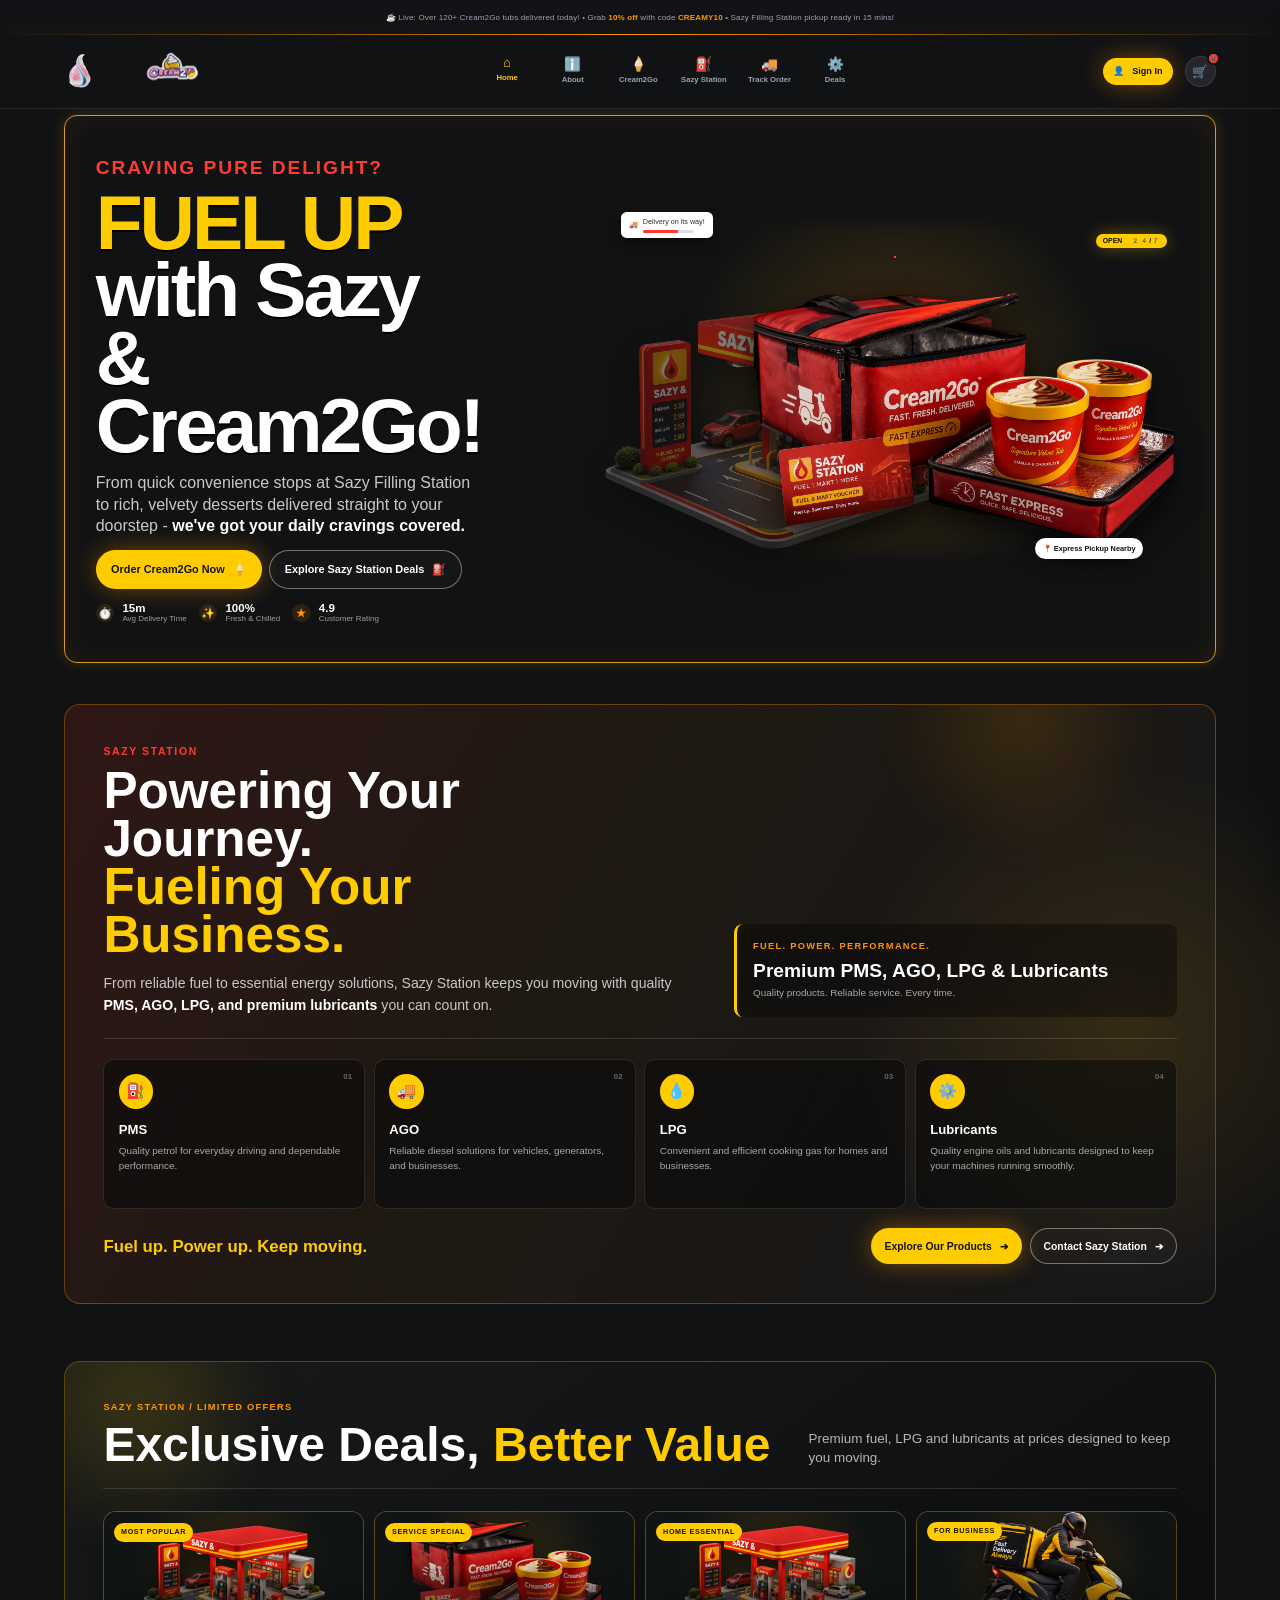
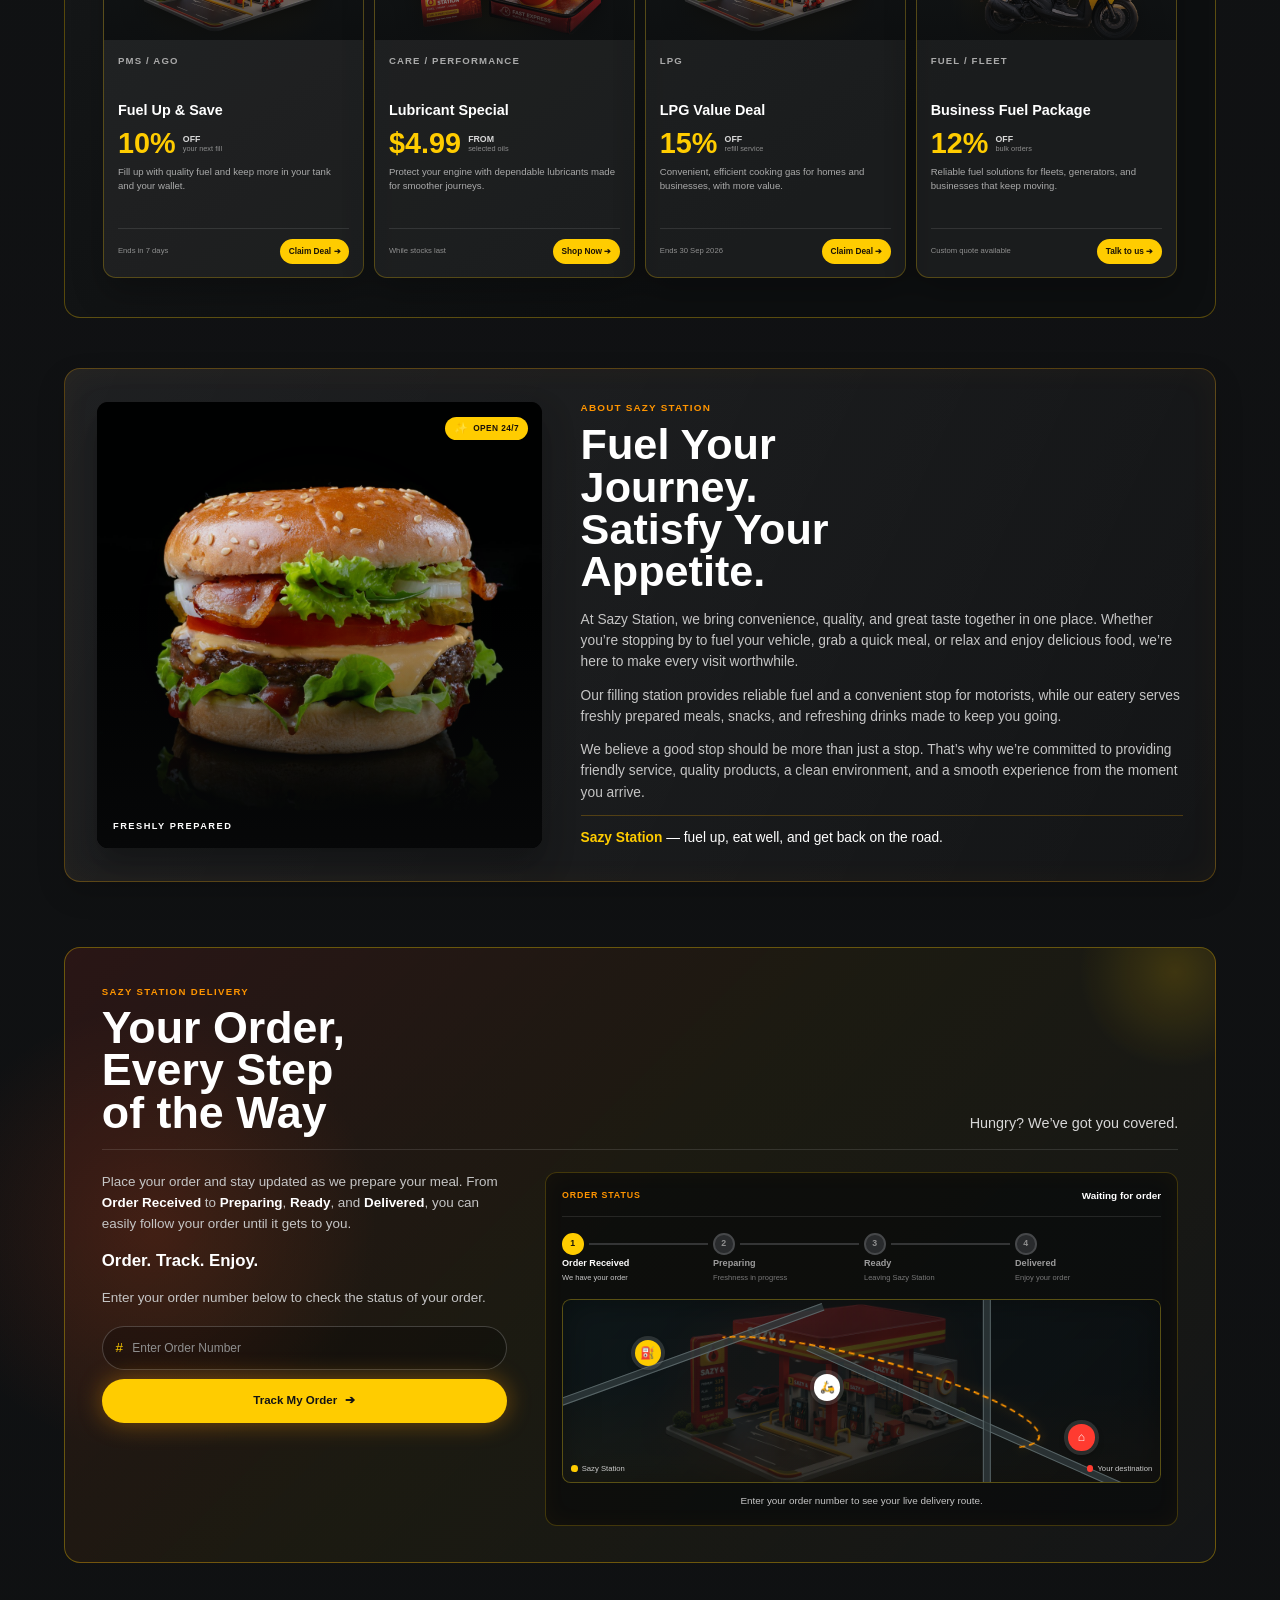
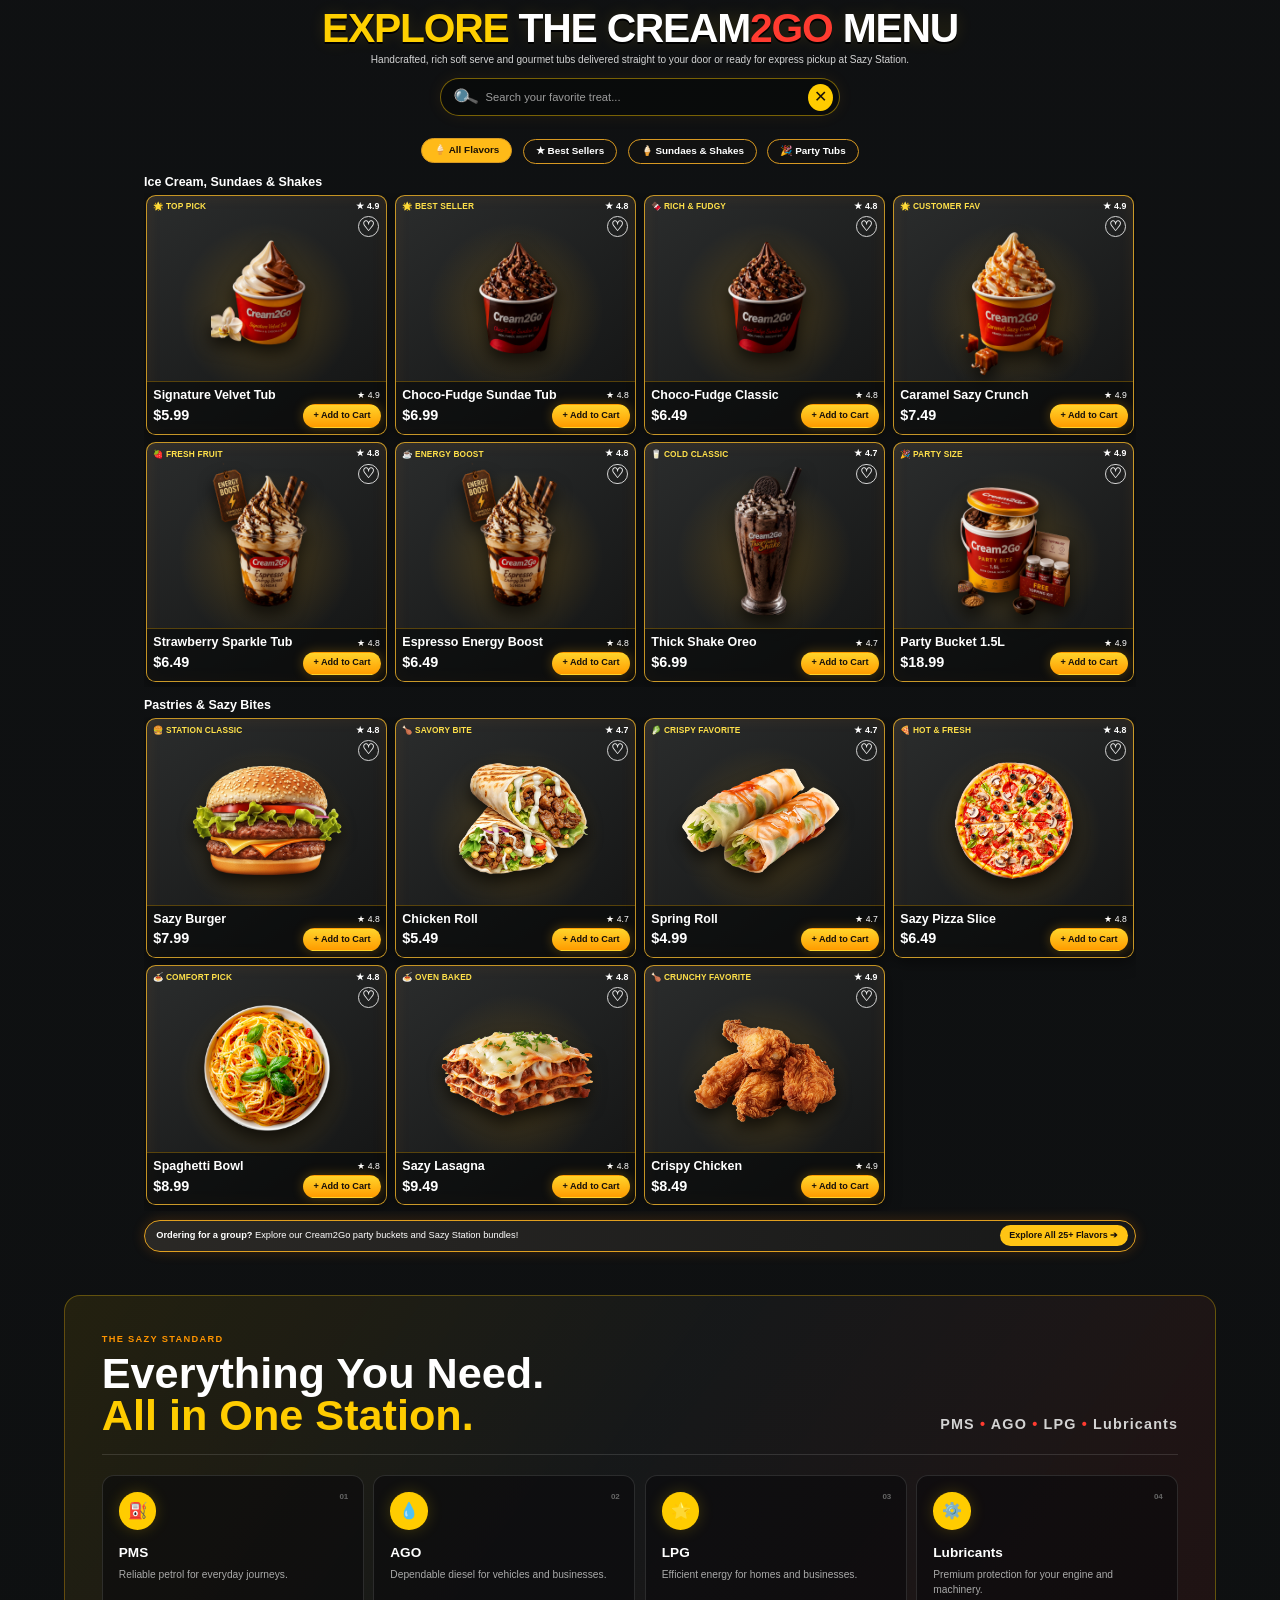
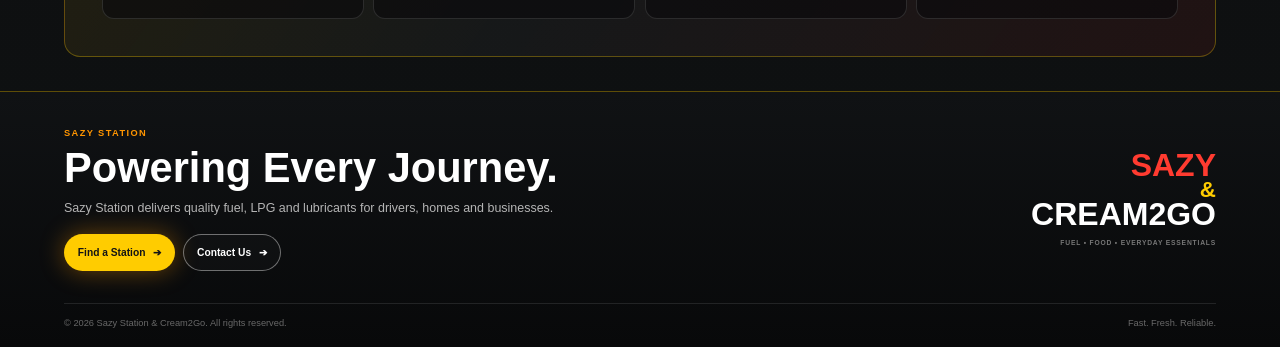
<file: index.html>
﻿<!doctype html>
<html lang="en">
<head>
	<meta charset="UTF-8">
	<meta name="viewport" content="width=device-width, initial-scale=1">
	<meta name="description" content="Fast, fresh Cream2Go desserts and Sazy Station convenience, delivered with delight.">
	<title>Cream2Go | Fuel Up With Delight</title>
	<link rel="stylesheet" href="CSS/style.css">
	<script src="Javascript/main.js" defer></script>
</head>
<body>
	<a class="skip-link" href="#main-content">Skip to content</a>
	<div class="app-shell">
		<div class="top-ticker" role="status" aria-label="Today's delivery announcement">
			<p><span aria-hidden="true">GÜí</span> Live: Over 120+ Cream2Go tubs delivered today! <span aria-hidden="true">GÇó</span> Grab <strong>10% off</strong> with code <strong>CREAMY10</strong> <span aria-hidden="true">GÇó</span> Sazy Filling Station pickup ready in 15 mins!</p>
		</div>
		<header class="navbar">
			<div class="container navbar__inner">
				<a class="brand" href="./index.html" aria-label="Sazy and Cream2Go home">
					<img class="brand__sazy-logo" src="assets/BG_Removed_20260923_102336.png" alt="Sazy">
					<span class="brand__amp" aria-hidden="true"></span>
					<img class="brand__cream-logo" src="assets/BG_Removed_20260923_102618.png" alt="Cream2Go">
				</a>

				<button class="navbar__toggle" type="button" aria-controls="primary-navigation" aria-expanded="false" data-menu-toggle>
					<span class="sr-only">Toggle menu</span><span aria-hidden="true">Gÿ¦</span>
				</button>

				<nav id="primary-navigation" class="navbar__nav" aria-label="Primary navigation">
					<ul class="navbar__links">
						<li><a class="navbar__link is-active" href="#home" aria-current="page"><span aria-hidden="true">Gîé</span><span>Home</span></a></li>
						<li><a class="navbar__link" href="#about"><span aria-hidden="true">Gôÿ</span><span>About</span></a></li>
						<li><a class="navbar__link" href="#menu"><span aria-hidden="true">=ƒìª</span><span>Cream2Go</span></a></li>
						<li><a class="navbar__link" href="#station"><span aria-hidden="true">G¢+</span><span>Sazy Station</span></a></li>
						<li><a class="navbar__link" href="#track"><span aria-hidden="true">=ƒÜÜ</span><span>Track Order</span></a></li>
						<li><a class="navbar__link" href="#deals"><span aria-hidden="true">=ƒÅ+</span><span>Deals</span></a></li>
					</ul>
				</nav>

				<div class="navbar__actions">
					<button class="button button--signin" type="button" data-action="signin"><span aria-hidden="true">=ƒæñ</span> Sign In</button>
					<button class="icon-button cart-button" type="button" aria-label="Open cart, 0 items" data-action="cart"><span aria-hidden="true">=ƒ¢Æ</span><span class="cart-button__badge" data-cart-count>0</span></button>
				</div>
			</div>
		</header>

		<main id="main-content" class="main-content">
			<section id="home" class="station-hero container" aria-labelledby="hero-title">
				<div class="station-hero__content">
					<p class="station-hero__eyebrow">CRAVING PURE DELIGHT?</p>
					<h1 id="hero-title" class="station-hero__title"><span class="station-hero__accent">FUEL UP</span> <span>with Sazy &amp; Cream2Go!</span></h1>
					<p class="station-hero__description">From quick convenience stops at Sazy Filling Station to rich, velvety desserts delivered straight to your doorstep - <strong>we've got your daily cravings covered.</strong></p>
					<div class="station-hero__actions">
						<button class="button button--primary button--pill" type="button" data-action="order">Order Cream2Go Now <span aria-hidden="true">=ƒìª</span></button>
						<a class="button button--outline button--pill" href="#station">Explore Sazy Station Deals <span aria-hidden="true">G¢+</span></a>
					</div>
					<div class="station-hero__metrics" aria-label="Cream2Go service metrics">
						<div class="station-metric"><span aria-hidden="true">GÅ¦</span><strong>15m</strong><small>Avg Delivery Time</small></div>
						<div class="station-metric"><span aria-hidden="true">G¥ä</span><strong>100%</strong><small>Fresh &amp; Chilled</small></div>
						<div class="station-metric"><span aria-hidden="true">Gÿà</span><strong>4.9</strong><small>Customer Rating</small></div>
					</div>
				</div>
				<div class="station-hero__visual" aria-label="Sazy Filling Station illustration">
					<div class="station-hero__halo" aria-hidden="true"></div>
					<img class="station-hero__station-image" src="assets/BG_Removed_20260923_092543.png" alt="Sazy Filling Station with fuel pumps, cars, store, and delivery scooter">
					<img class="station-hero__product-image" src="assets/BG_Removed_20260922_164307.png" alt="Cream2Go delivery bag, ice cream tubs, and Sazy Station voucher">
					<div class="station-hero__delivery"><span aria-hidden="true">=ƒ¢¦</span><span>Delivery on its way!<i><b></b></i></span></div>
					<span class="station-hero__badge">OPEN 24/7</span>
					<div class="station-hero__pickup"><span aria-hidden="true">=ƒôì</span> Express Pickup Nearby</div>
				</div>
			</section>


			<section id="station" class="fuel-section container" aria-labelledby="fuel-title">
				<div class="fuel-section__hero">
					<div>
						<p class="fuel-section__eyebrow">SAZY STATION</p>
						<h2 id="fuel-title">Powering Your Journey.<br><span>Fueling Your Business.</span></h2>
						<p class="fuel-section__summary">From reliable fuel to essential energy solutions, Sazy Station keeps you moving with quality <strong>PMS, AGO, LPG, and premium lubricants</strong> you can count on.</p>
					</div>
					<div class="fuel-section__short-hero"><span class="fuel-section__short-label">FUEL. POWER. PERFORMANCE.</span><strong>Premium PMS, AGO, LPG &amp; Lubricants</strong><small>Quality products. Reliable service. Every time.</small></div>
				</div>
				<div class="fuel-section__products" aria-label="Sazy Station energy products">
					<article class="fuel-card"><span class="fuel-card__number">01</span><span class="fuel-card__icon" aria-hidden="true">G¢+</span><h3>PMS</h3><p>Quality petrol for everyday driving and dependable performance.</p></article>
					<article class="fuel-card"><span class="fuel-card__number">02</span><span class="fuel-card__icon" aria-hidden="true">Gûú</span><h3>AGO</h3><p>Reliable diesel solutions for vehicles, generators, and businesses.</p></article>
					<article class="fuel-card"><span class="fuel-card__number">03</span><span class="fuel-card__icon" aria-hidden="true">Gùë</span><h3>LPG</h3><p>Convenient and efficient cooking gas for homes and businesses.</p></article>
					<article class="fuel-card"><span class="fuel-card__number">04</span><span class="fuel-card__icon" aria-hidden="true">GÜÖ</span><h3>Lubricants</h3><p>Quality engine oils and lubricants designed to keep your machines running smoothly.</p></article>
				</div>
				<div class="fuel-section__footer"><p><strong>Fuel up. Power up. Keep moving.</strong></p><div class="fuel-section__actions"><a class="button button--primary button--pill" href="#menu">Explore Our Products <span aria-hidden="true">GåÆ</span></a><a class="button button--outline button--pill" href="./contact.html">Contact Sazy Station <span aria-hidden="true">Gåù</span></a></div></div>
			</section>

			<section id="deals" class="deals-section container" aria-labelledby="deals-title">
				<div class="deals-section__heading">
					<div><p class="deals-section__eyebrow">SAZY STATION / LIMITED OFFERS</p><h2 id="deals-title">Exclusive Deals, <span>Better Value</span></h2></div>
					<p>Premium fuel, LPG and lubricants at prices designed to keep you moving.</p>
				</div>
				<div class="deal-grid">
					<article class="deal-card deal-card--station">
						<div class="deal-card__image"><img src="assets/BG_Removed_20260923_092543.png" alt="Sazy Station fuel pumps"><span class="deal-card__tag">MOST POPULAR</span></div>
						<div class="deal-card__body"><p class="deal-card__type">PMS / AGO</p><h3>Fuel Up &amp; Save</h3><div class="deal-card__price"><strong>10%</strong><span>OFF<br><small>your next fill</small></span></div><p>Fill up with quality fuel and keep more in your tank and your wallet.</p><div class="deal-card__meta"><span>Ends in 7 days</span><button class="deal-card__cta" type="button" data-action="deals">Claim Deal <span aria-hidden="true">GåÆ</span></button></div></div>
					</article>
					<article class="deal-card deal-card--delivery">
						<div class="deal-card__image"><img src="assets/BG_Removed_20260922_164307.png" alt="Cream2Go delivery bag and Sazy Station voucher"><span class="deal-card__tag">SERVICE SPECIAL</span></div>
						<div class="deal-card__body"><p class="deal-card__type">CARE / PERFORMANCE</p><h3>Lubricant Special</h3><div class="deal-card__price"><strong>$4.99</strong><span>from<br><small>selected oils</small></span></div><p>Protect your engine with dependable lubricants made for smoother journeys.</p><div class="deal-card__meta"><span>While stocks last</span><button class="deal-card__cta" type="button" data-action="deals">Shop Now <span aria-hidden="true">GåÆ</span></button></div></div>
					</article>
					<article class="deal-card deal-card--lpg">
						<div class="deal-card__image"><img src="assets/BG_Removed_20260923_092543.png" alt="Sazy Station store and service forecourt"><span class="deal-card__tag">HOME ESSENTIAL</span></div>
						<div class="deal-card__body"><p class="deal-card__type">LPG</p><h3>LPG Value Deal</h3><div class="deal-card__price"><strong>15%</strong><span>OFF<br><small>refill service</small></span></div><p>Convenient, efficient cooking gas for homes and businesses, with more value.</p><div class="deal-card__meta"><span>Ends 30 Sep 2026</span><button class="deal-card__cta" type="button" data-action="deals">Claim Deal <span aria-hidden="true">GåÆ</span></button></div></div>
					</article>
					<article class="deal-card deal-card--business">
						<div class="deal-card__image"><img src="assets/bike.png" alt="Sazy Station delivery vehicle"><span class="deal-card__tag">FOR BUSINESS</span></div>
						<div class="deal-card__body"><p class="deal-card__type">FUEL / FLEET</p><h3>Business Fuel Package</h3><div class="deal-card__price"><strong>12%</strong><span>OFF<br><small>bulk orders</small></span></div><p>Reliable fuel solutions for fleets, generators, and businesses that keep moving.</p><div class="deal-card__meta"><span>Custom quote available</span><button class="deal-card__cta" type="button" data-action="contact">Talk to us <span aria-hidden="true">Gåù</span></button></div></div>
					</article>
				</div>
			</section>

			<section id="about" class="about-section container" aria-labelledby="about-title">
				<div class="about-section__visual">
					<div class="about-section__visual-glow" aria-hidden="true"></div>
					<img src="assets/photo-1586190848861-99aa4a171e90.jpg" alt="Freshly prepared Sazy Station burger">
					<span class="about-section__stamp"><span aria-hidden="true">G£ª</span> OPEN 24/7</span>
					<span class="about-section__visual-label">FRESHLY PREPARED</span>
				</div>
				<div class="about-section__content">
					<div class="about-section__intro">
						<p class="about-section__eyebrow">ABOUT SAZY STATION</p>
						<h2 id="about-title">Fuel Your Journey. Satisfy Your Appetite.</h2>
					</div>
					<div class="about-section__copy">
					<p>At Sazy Station, we bring convenience, quality, and great taste together in one place. Whether youGÇÖre stopping by to fuel your vehicle, grab a quick meal, or relax and enjoy delicious food, weGÇÖre here to make every visit worthwhile.</p>
					<p>Our filling station provides reliable fuel and a convenient stop for motorists, while our eatery serves freshly prepared meals, snacks, and refreshing drinks made to keep you going.</p>
					<p>We believe a good stop should be more than just a stop. ThatGÇÖs why weGÇÖre committed to providing friendly service, quality products, a clean environment, and a smooth experience from the moment you arrive.</p>
					<p class="about-section__closing"><strong>Sazy Station</strong> GÇö fuel up, eat well, and get back on the road.</p>
					</div>
				</div>
			</section>
			<section id="track" class="journey-section container" aria-labelledby="journey-title">
				<div class="journey-section__heading">
					<div>
						<p class="journey-section__eyebrow">SAZY STATION DELIVERY</p>
						<h2 id="journey-title">Your Order, Every Step of the Way</h2>
					</div>
					<p class="journey-section__lead">Hungry? WeGÇÖve got you covered.</p>
				</div>
				<div class="order-tracker">
					<div class="order-tracker__intro">
						<p>Place your order and stay updated as we prepare your meal. From <strong>Order Received</strong> to <strong>Preparing</strong>, <strong>Ready</strong>, and <strong>Delivered</strong>, you can easily follow your order until it gets to you.</p>
						<p class="order-tracker__motto"><strong>Order. Track. Enjoy.</strong></p>
						<p>Enter your order number below to check the status of your order.</p>
						<form class="order-tracker__form" data-track-form>
							<label class="sr-only" for="order-number">Enter order number</label>
							<div class="order-tracker__input-wrap"><span aria-hidden="true">#</span><input id="order-number" name="order-number" type="text" inputmode="text" placeholder="Enter Order Number" minlength="3" required></div>
							<button class="button button--primary button--pill" type="submit">Track My Order <span aria-hidden="true">GåÆ</span></button>
						</form>
						<p class="order-tracker__form-message" data-track-message role="status"></p>
					</div>
					<div class="order-tracker__status" data-track-result aria-live="polite">
						<div class="order-tracker__status-head"><span>ORDER STATUS</span><strong data-track-id>Waiting for order</strong></div>
						<ol class="order-timeline" aria-label="Order progress">
							<li class="is-current" data-track-step="received"><span>1</span><strong>Order Received</strong><small>We have your order</small></li>
							<li data-track-step="preparing"><span>2</span><strong>Preparing</strong><small>Freshness in progress</small></li>
							<li data-track-step="ready"><span>3</span><strong>Ready</strong><small>Leaving Sazy Station</small></li>
							<li data-track-step="delivered"><span>4</span><strong>Delivered</strong><small>Enjoy your order</small></li>
						</ol>
						<div class="delivery-map" aria-label="Delivery route map">
							<img class="delivery-map__scene" src="assets/BG_Removed_20260923_092543.png" alt="Sazy Station delivery starting point">
							<div class="delivery-map__veil"></div>
							<div class="delivery-map__road delivery-map__road--one"></div><div class="delivery-map__road delivery-map__road--two"></div><div class="delivery-map__road delivery-map__road--three"></div>
							<div class="delivery-map__route"></div><span class="delivery-map__pin delivery-map__pin--station" aria-label="Sazy Station">G¢+</span><span class="delivery-map__pin delivery-map__pin--home" aria-label="Delivery destination">Gîé</span><span class="delivery-map__rider" data-track-rider aria-hidden="true">=ƒÜù</span>
							<div class="delivery-map__legend"><span><i class="delivery-map__dot delivery-map__dot--station"></i>Sazy Station</span><span><i class="delivery-map__dot delivery-map__dot--home"></i>Your destination</span></div>
						</div>
						<p class="order-tracker__eta" data-track-eta>Enter your order number to see your live delivery route.</p>
					</div>
				</div>
			</section>
			<section id="menu" class="menu-page container" aria-labelledby="menu-title">
			<h1 id="menu-title" class="menu-title"><span>EXPLORE</span> THE CREAM<span>2GO</span> MENU</h1>
			<p class="menu-subtitle">Handcrafted, rich soft serve and gourmet tubs delivered straight to your door or ready for express pickup at Sazy Station.</p>
			<div class="menu-search">
				<label class="sr-only" for="product-search">Search Cream2Go products</label>
				<span class="menu-search__icon" aria-hidden="true">Gîò</span>
				<input id="product-search" type="search" placeholder="Search your favorite treat..." autocomplete="off" data-product-search>
				<button class="menu-search__clear" type="button" aria-label="Clear product search" data-search-clear hidden>+ù</button>
			</div>
			<p class="menu-search__status" data-search-status role="status" aria-live="polite"></p>
			<div class="menu-filters" aria-label="Menu categories">
				<button class="filter-button is-active" type="button">=ƒìª All Flavors</button>
				<button class="filter-button" type="button">Gÿà Best Sellers</button>
				<button class="filter-button" type="button">=ƒì¿ Sundaes &amp; Shakes</button>
				<button class="filter-button" type="button">=ƒÄü Party Tubs</button>
			</div>
			<h2 class="catalog-heading">Ice Cream, Sundaes &amp; Shakes</h2>
			<div class="product-grid product-grid--slider" aria-label="Ice cream products">
				<article class="product-card" data-product="Signature Velvet Tub" data-price="5.99"><div class="product-card__topline"><span>=ƒöÑ TOP PICK</span><strong>Gÿà 4.9</strong></div><div class="product-card__image-wrap"><img src="assets/BG_Removed_20260922_160816.png" alt="Signature Velvet ice cream tub"><button class="favorite-button" type="button" aria-label="Add Signature Velvet to favorites" data-action="favorite" aria-pressed="false">GÖí</button></div><div class="product-card__details"><h2>Signature Velvet Tub</h2><span>Gÿà 4.9</span><p>$5.99</p><button class="button button--add" type="button" data-action="add-to-cart">+ Add to Cart</button></div></article>
				<article class="product-card" data-product="Choco-Fudge Sundae Tub" data-price="6.99"><div class="product-card__topline"><span>=ƒöÑ BEST SELLER</span><strong>Gÿà 4.8</strong></div><div class="product-card__image-wrap"><img src="assets/BG_Removed_20260922_161132.png" alt="Choco-Fudge Sundae Tub"><button class="favorite-button" type="button" aria-label="Add Choco-Fudge to favorites" data-action="favorite" aria-pressed="false">GÖí</button></div><div class="product-card__details"><h2>Choco-Fudge Sundae Tub</h2><span>Gÿà 4.8</span><p>$6.99</p><button class="button button--add" type="button" data-action="add-to-cart">+ Add to Cart</button></div></article>
				<article class="product-card" data-product="Choco-Fudge Classic" data-price="6.49"><div class="product-card__topline"><span>=ƒì½ RICH &amp; FUDGY</span><strong>Gÿà 4.8</strong></div><div class="product-card__image-wrap"><img src="assets/BG_Removed_20260922_160911.png" alt="Choco-Fudge Classic ice cream tub"><button class="favorite-button" type="button" aria-label="Add Choco-Fudge Classic to favorites" data-action="favorite" aria-pressed="false">GÖí</button></div><div class="product-card__details"><h2>Choco-Fudge Classic</h2><span>Gÿà 4.8</span><p>$6.49</p><button class="button button--add" type="button" data-action="add-to-cart">+ Add to Cart</button></div></article>
				<article class="product-card" data-product="Caramel Sazy Crunch" data-price="7.49"><div class="product-card__topline"><span>=ƒöÑ CUSTOMER FAV</span><strong>Gÿà 4.9</strong></div><div class="product-card__image-wrap"><img src="assets/BG_Removed_20260922_161207.png" alt="Caramel Sazy Crunch ice cream tub"><button class="favorite-button" type="button" aria-label="Add Caramel Sazy Crunch to favorites" data-action="favorite" aria-pressed="false">GÖí</button></div><div class="product-card__details"><h2>Caramel Sazy Crunch</h2><span>Gÿà 4.9</span><p>$7.49</p><button class="button button--add" type="button" data-action="add-to-cart">+ Add to Cart</button></div></article>
				<article class="product-card" data-product="Strawberry Sparkle Tub" data-price="6.49"><div class="product-card__topline"><span>G£¿ FRESH FRUIT</span><strong>Gÿà 4.8</strong></div><div class="product-card__image-wrap"><img src="assets/BG_Removed_20260922_161254.png" alt="Strawberry Sparkle ice cream tub"><button class="favorite-button" type="button" aria-label="Add Strawberry Sparkle to favorites" data-action="favorite" aria-pressed="false">GÖí</button></div><div class="product-card__details"><h2>Strawberry Sparkle Tub</h2><span>Gÿà 4.8</span><p>$6.49</p><button class="button button--add" type="button" data-action="add-to-cart">+ Add to Cart</button></div></article>
				<article class="product-card" data-product="Espresso Energy Boost" data-price="6.49"><div class="product-card__topline"><span>GÜí ENERGY BOOST</span><strong>Gÿà 4.8</strong></div><div class="product-card__image-wrap"><img src="assets/BG_Removed_20260922_163102.png" alt="Espresso Energy Boost sundae"><button class="favorite-button" type="button" aria-label="Add Espresso Energy Boost to favorites" data-action="favorite" aria-pressed="false">GÖí</button></div><div class="product-card__details"><h2>Espresso Energy Boost</h2><span>Gÿà 4.8</span><p>$6.49</p><button class="button button--add" type="button" data-action="add-to-cart">+ Add to Cart</button></div></article>
				<article class="product-card" data-product="Thick Shake Oreo" data-price="6.99"><div class="product-card__topline"><span>=ƒÑñ COLD CLASSIC</span><strong>Gÿà 4.7</strong></div><div class="product-card__image-wrap"><img src="assets/BG_Removed_20260922_163305.png" alt="Cream2Go Oreo thick shake"><button class="favorite-button" type="button" aria-label="Add Thick Shake Oreo to favorites" data-action="favorite" aria-pressed="false">GÖí</button></div><div class="product-card__details"><h2>Thick Shake Oreo</h2><span>Gÿà 4.7</span><p>$6.99</p><button class="button button--add" type="button" data-action="add-to-cart">+ Add to Cart</button></div></article>
				<article class="product-card" data-product="Party Bucket 1.5L" data-price="18.99"><div class="product-card__topline"><span>=ƒÄü PARTY SIZE</span><strong>Gÿà 4.9</strong></div><div class="product-card__image-wrap"><img src="assets/BG_Removed_20260922_163647.png" alt="Cream2Go 1.5 liter party bucket with topping kit"><button class="favorite-button" type="button" aria-label="Add Party Bucket to favorites" data-action="favorite" aria-pressed="false">GÖí</button></div><div class="product-card__details"><h2>Party Bucket 1.5L</h2><span>Gÿà 4.9</span><p>$18.99</p><button class="button button--add" type="button" data-action="add-to-cart">+ Add to Cart</button></div></article>
			</div>
			<h2 class="catalog-heading">Pastries &amp; Sazy Bites</h2>
			<div class="product-grid product-grid--slider" aria-label="Pastries and savory bites">
				<article class="product-card" data-product="Sazy Burger" data-price="7.99"><div class="product-card__topline"><span>=ƒìö STATION CLASSIC</span><strong>Gÿà 4.8</strong></div><div class="product-card__image-wrap"><img src="assets/burger.png" alt="Sazy burger"><button class="favorite-button" type="button" aria-label="Add Sazy Burger to favorites" data-action="favorite" aria-pressed="false">GÖí</button></div><div class="product-card__details"><h2>Sazy Burger</h2><span>Gÿà 4.8</span><p>$7.99</p><button class="button button--add" type="button" data-action="add-to-cart">+ Add to Cart</button></div></article>
				<article class="product-card" data-product="Chicken Roll" data-price="5.49"><div class="product-card__topline"><span>=ƒÑÉ SAVORY BITE</span><strong>Gÿà 4.7</strong></div><div class="product-card__image-wrap"><img src="assets/chicken-roll.png" alt="Chicken roll pastry"><button class="favorite-button" type="button" aria-label="Add Chicken Roll to favorites" data-action="favorite" aria-pressed="false">GÖí</button></div><div class="product-card__details"><h2>Chicken Roll</h2><span>Gÿà 4.7</span><p>$5.49</p><button class="button button--add" type="button" data-action="add-to-cart">+ Add to Cart</button></div></article>
				<article class="product-card" data-product="Spring Roll" data-price="4.99"><div class="product-card__topline"><span>=ƒÑƒ CRISPY FAVORITE</span><strong>Gÿà 4.7</strong></div><div class="product-card__image-wrap"><img src="assets/spring-roll.png" alt="Crispy spring rolls"><button class="favorite-button" type="button" aria-label="Add Spring Roll to favorites" data-action="favorite" aria-pressed="false">GÖí</button></div><div class="product-card__details"><h2>Spring Roll</h2><span>Gÿà 4.7</span><p>$4.99</p><button class="button button--add" type="button" data-action="add-to-cart">+ Add to Cart</button></div></article>
				<article class="product-card" data-product="Sazy Pizza Slice" data-price="6.49"><div class="product-card__topline"><span>=ƒìò HOT &amp; FRESH</span><strong>Gÿà 4.8</strong></div><div class="product-card__image-wrap"><img src="assets/pizza.png" alt="Fresh pizza slice"><button class="favorite-button" type="button" aria-label="Add Pizza Slice to favorites" data-action="favorite" aria-pressed="false">GÖí</button></div><div class="product-card__details"><h2>Sazy Pizza Slice</h2><span>Gÿà 4.8</span><p>$6.49</p><button class="button button--add" type="button" data-action="add-to-cart">+ Add to Cart</button></div></article>
				<article class="product-card" data-product="Spaghetti Bowl" data-price="8.99"><div class="product-card__topline"><span>=ƒì¥ COMFORT PICK</span><strong>Gÿà 4.8</strong></div><div class="product-card__image-wrap"><img src="assets/spaghetti.png" alt="Spaghetti bowl"><button class="favorite-button" type="button" aria-label="Add Spaghetti Bowl to favorites" data-action="favorite" aria-pressed="false">GÖí</button></div><div class="product-card__details"><h2>Spaghetti Bowl</h2><span>Gÿà 4.8</span><p>$8.99</p><button class="button button--add" type="button" data-action="add-to-cart">+ Add to Cart</button></div></article>
				<article class="product-card" data-product="Sazy Lasagna" data-price="9.49"><div class="product-card__topline"><span>=ƒì¥ OVEN BAKED</span><strong>Gÿà 4.8</strong></div><div class="product-card__image-wrap"><img src="assets/lasagna.png" alt="Baked lasagna portion"><button class="favorite-button" type="button" aria-label="Add Sazy Lasagna to favorites" data-action="favorite" aria-pressed="false">GÖí</button></div><div class="product-card__details"><h2>Sazy Lasagna</h2><span>Gÿà 4.8</span><p>$9.49</p><button class="button button--add" type="button" data-action="add-to-cart">+ Add to Cart</button></div></article>
				<article class="product-card" data-product="Crispy Chicken" data-price="8.49"><div class="product-card__topline"><span>=ƒìù CRUNCHY FAVORITE</span><strong>Gÿà 4.9</strong></div><div class="product-card__image-wrap"><img src="assets/fried-chicken.png" alt="Crispy fried chicken"><button class="favorite-button" type="button" aria-label="Add Crispy Chicken to favorites" data-action="favorite" aria-pressed="false">GÖí</button></div><div class="product-card__details"><h2>Crispy Chicken</h2><span>Gÿà 4.9</span><p>$8.49</p><button class="button button--add" type="button" data-action="add-to-cart">+ Add to Cart</button></div></article>
			</div>
			<div class="group-order"><span><strong>Ordering for a group?</strong> Explore our Cream2Go party buckets and Sazy Station bundles!</span><button type="button" data-action="deals">Explore All 25+ Flavors <span aria-hidden="true">GåÆ</span></button></div>
		</section>
		<section class="essentials-section container" aria-labelledby="essentials-title">
			<div class="essentials-section__heading"><div><p class="essentials-section__eyebrow">THE SAZY STANDARD</p><h2 id="essentials-title">Everything You Need.<br><span>All in One Station.</span></h2></div><p>PMS <b>GÇó</b> AGO <b>GÇó</b> LPG <b>GÇó</b> Lubricants</p></div>
			<div class="essentials-grid">
				<article class="essential-card"><span class="essential-card__icon" aria-hidden="true">G¢+</span><span class="essential-card__index">01</span><h3>PMS</h3><p>Reliable petrol for everyday journeys.</p></article>
				<article class="essential-card"><span class="essential-card__icon" aria-hidden="true">=ƒÜ¢</span><span class="essential-card__index">02</span><h3>AGO</h3><p>Dependable diesel for vehicles and businesses.</p></article>
				<article class="essential-card"><span class="essential-card__icon" aria-hidden="true">=ƒöÑ</span><span class="essential-card__index">03</span><h3>LPG</h3><p>Efficient energy for homes and businesses.</p></article>
				<article class="essential-card"><span class="essential-card__icon" aria-hidden="true">GÜÖ</span><span class="essential-card__index">04</span><h3>Lubricants</h3><p>Premium protection for your engine and machinery.</p></article>
			</div>
		</section>
		</main>

		<footer class="site-footer">
			<div class="site-footer__inner container"><div class="site-footer__copy"><p class="site-footer__eyebrow">SAZY STATION</p><h2>Powering Every Journey.</h2><p>Sazy Station delivers quality fuel, LPG and lubricants for drivers, homes and businesses.</p><div class="site-footer__actions"><a class="button button--primary button--pill" href="#station">Find a Station <span aria-hidden="true">Gåù</span></a><a class="button button--outline button--pill" href="./contact.html">Contact Us <span aria-hidden="true">Gåù</span></a></div></div><div class="site-footer__mark" aria-hidden="true"><span>SAZY</span><b>&amp;</b><strong>CREAM2GO</strong><small>FUEL GÇó FOOD GÇó EVERYDAY ESSENTIALS</small></div></div>
			<div class="site-footer__bottom container"><p>&copy; <span data-current-year>2026</span> Sazy Station &amp; Cream2Go. All rights reserved.</p><span>Fast. Fresh. Reliable.</span></div>
		</footer>
		<div class="cart-backdrop" data-cart-close></div>
		<aside class="cart-panel" aria-labelledby="cart-title" aria-hidden="true">
			<div class="cart-panel__header"><h2 id="cart-title">Your Cart</h2><button class="cart-panel__close" type="button" aria-label="Close cart" data-cart-close>+ù</button></div>
			<div class="cart-panel__items" data-cart-items><p class="cart-panel__empty">Your cart is empty.</p></div>
			<div class="cart-panel__footer"><div><span>Total</span><strong data-cart-total>$0.00</strong></div><button class="button button--primary button--pill" type="button" data-action="checkout">Checkout</button></div>
		</aside>
		<div class="checkout-backdrop" data-checkout-close></div>
		<section class="checkout-panel" aria-labelledby="checkout-title" aria-hidden="true" data-checkout-panel>
			<div class="cart-panel__header"><h2 id="checkout-title">Complete your order</h2><button class="cart-panel__close" type="button" aria-label="Close checkout" data-checkout-close>+ù</button></div>
			<form class="checkout-form" data-checkout-form>
				<label for="checkout-name">Full name</label><input id="checkout-name" name="name" required autocomplete="name">
				<label for="checkout-email">Email address</label><input id="checkout-email" name="email" type="email" required autocomplete="email">
				<label for="checkout-phone">Phone number</label><input id="checkout-phone" name="phone" type="tel" required autocomplete="tel">
				<label for="checkout-address">Delivery address</label><textarea id="checkout-address" name="address" rows="3" required autocomplete="street-address"></textarea>
				<label for="checkout-payment">Payment method</label><select id="checkout-payment" name="payment"><option>Cash on delivery</option><option>Card on delivery</option><option>Station pickup</option></select>
				<p class="checkout-form__total">Order total <strong data-checkout-total>$0.00</strong></p>
				<button class="button button--primary button--pill" type="submit">Place order</button>
				<p class="checkout-form__message" data-checkout-message role="status"></p>
			</form>
		</section>
		<div class="toast" role="status" aria-live="polite" data-toast></div>
	</div>
</body>
</html>
</file>
<file: CSS/style.css>
:root {
	/* Color tokens */
	--bg-primary: #121316;
	--bg-secondary: #1a1c21;
	--text-primary: #ffffff;
	--text-secondary: #9ca3af;
	--text-muted: #6b7280;
	--accent-red: #ff3b30;
	--accent-gold: #ffcc00;
	--accent-orange: #ff9500;
	--card-bg: rgba(255, 255, 255, 0.05);
	--card-bg-strong: rgba(255, 255, 255, 0.08);
	--border-subtle: rgba(255, 255, 255, 0.1);
	--border-glow: 1px solid rgba(255, 153, 0, 0.3);

	/* Ambient glow tokens */
	--glow-yellow: radial-gradient(circle, rgba(255, 204, 0, 0.16), transparent 65%);
	--glow-orange: radial-gradient(circle, rgba(255, 149, 0, 0.14), transparent 68%);
	--shadow-glow: 0 0 25px rgba(255, 153, 0, 0.4);
	--shadow-glow-soft: 0 0 40px rgba(255, 153, 0, 0.16);
	--shadow-card: 0 16px 40px rgba(0, 0, 0, 0.24);

	/* Typography tokens */
	--font-sans: "Trebuchet MS", "Arial Narrow", Arial, sans-serif;
	--text-xs: 0.75rem;
	--text-sm: 0.875rem;
	--text-base: 1rem;
	--text-lg: 1.125rem;
	--text-xl: 1.375rem;
	--text-display: clamp(2.25rem, 7vw, 5.25rem);
	--line-tight: 1.05;
	--line-normal: 1.5;

	/* Layout tokens */
	--content-width: 72rem;
	--gutter: clamp(1.25rem, 4vw, 4rem);
	--space-1: 0.25rem;
	--space-2: 0.5rem;
	--space-3: 0.75rem;
	--space-4: 1rem;
	--space-5: 1.5rem;
	--space-6: 2rem;
	--space-7: 3rem;
	--space-8: 5rem;
	--radius-sm: 0.375rem;
	--radius-md: 0.75rem;
	--radius-pill: 999px;
	--transition-fast: 160ms ease;
}

*,
*::before,
*::after {
	box-sizing: border-box;
}

html {
	font-size: 100%;
	scroll-behavior: smooth;
}

body {
	min-width: 320px;
	min-height: 100vh;
	margin: 0;
	overflow-x: hidden;
	color: var(--text-primary);
	background: var(--bg-primary);
	font-family: var(--font-sans);
	font-size: var(--text-base);
	line-height: var(--line-normal);
	-webkit-font-smoothing: antialiased;
	text-rendering: optimizeLegibility;
}

.emoji-icon,
.navbar__link span:first-child,
.station-metric > span,
.metric__icon,
.fuel-card__icon,
.essential-card__icon,
.journey-card__icon,
.menu-search__icon,
.favorite-button,
.icon-button,
.icon-button--small,
.about-section__stamp span,
.station-hero__delivery span:first-child,
.station-hero__pickup span:first-child,
.station-hero__badge,
.navbar__actions .button span:first-child,
.button--signin span:first-child {
	font-family: "Segoe UI Emoji", "Apple Color Emoji", "Noto Color Emoji", "Twemoji Mozilla", "Segoe UI Symbol", sans-serif;
	line-height: 1;
	font-weight: 700;
}

button,
input,
textarea,
select {
	color: inherit;
	font: inherit;
}

button,
a {
	-webkit-tap-highlight-color: transparent;
}

button {
	border: 0;
	cursor: pointer;
}

a {
	color: inherit;
	text-decoration: none;
}

img,
svg {
	display: block;
	max-width: 100%;
}

ul,
ol {
	padding: 0;
	list-style: none;
}

:focus-visible {
	outline: 3px solid var(--accent-gold);
	outline-offset: 4px;
}

::selection {
	color: var(--bg-primary);
	background: var(--accent-gold);
}

.skip-link {
	position: fixed;
	z-index: 10;
	top: var(--space-3);
	left: var(--space-3);
	padding: var(--space-2) var(--space-3);
	color: var(--bg-primary);
	background: var(--accent-gold);
	border-radius: var(--radius-sm);
	transform: translateY(-150%);
	transition: transform var(--transition-fast);
}

.skip-link:focus {
	transform: translateY(0);
}

.app-shell {
	position: relative;
	isolation: isolate;
	min-height: 100vh;
	overflow: hidden;
	background: radial-gradient(circle at 12% 55%, rgba(255, 84, 25, 0.14), transparent 14rem), radial-gradient(circle at 88% 20%, rgba(255, 170, 0, 0.13), transparent 17rem), linear-gradient(180deg, #111214 0%, #0e1011 100%);
}

.app-shell::before,
.app-shell::after {
	position: absolute;
	z-index: -1;
	width: min(42rem, 70vw);
	aspect-ratio: 1;
	content: "";
	pointer-events: none;
}

.app-shell::before {
	top: 5rem;
	right: 5%;
	width: 2px;
	height: 2px;
	background: #ffcc00;
	box-shadow: 10rem 5rem #ff7b00, -20rem 11rem #ff3b30, 28rem 19rem #ffcc00, -7rem 22rem #ff7b00, 42rem 7rem #ff3b30, 17rem 31rem #ffcc00;
}

.app-shell::after {
	inset: 4.2rem 0 auto;
	width: 100%;
	height: 1px;
	background: linear-gradient(90deg, transparent, rgba(255, 120, 0, 0.45), transparent);
}

.container {
	width: min(100% - (var(--gutter) * 2), var(--content-width));
	margin-inline: auto;
}

.site-header {
	padding-block: var(--space-5);
	border-bottom: 1px solid var(--border-subtle);
}

.site-header__inner,
.site-nav,
.site-nav__list,
.hero__actions,
.status-row {
	display: flex;
	align-items: center;
}

.site-header__inner {
	justify-content: space-between;
	gap: var(--space-5);
}

.brand {
	display: inline-flex;
	align-items: center;
	gap: var(--space-3);
	font-weight: 800;
	letter-spacing: 0.04em;
	text-transform: uppercase;
}

.brand__mark {
	display: grid;
	width: 2.5rem;
	height: 2.5rem;
	place-items: center;
	color: var(--bg-primary);
	background: var(--accent-gold);
	border-radius: var(--radius-sm);
	box-shadow: var(--shadow-glow);
}

.site-nav__list {
	gap: var(--space-5);
}

.site-nav__link {
	color: var(--text-secondary);
	font-size: var(--text-sm);
	transition: color var(--transition-fast);
}

.site-nav__link:hover,
.site-nav__link[aria-current="page"] {
	color: var(--text-primary);
}

.main-content { padding-block: 0.55rem 1rem; }

.station-hero {
	display: grid;
	grid-template-columns: minmax(0, 0.88fr) minmax(22rem, 1.12fr);
	align-items: center;
	gap: clamp(1rem, 3vw, 3.5rem);
	min-height: 24rem;
	padding-block: 0.75rem 1rem;
}

.station-hero__content { position: relative; z-index: 1; }
.station-hero__eyebrow { margin: 0 0 0.35rem; color: var(--accent-red); font-size: clamp(0.72rem, 1.6vw, 1rem); font-weight: 900; letter-spacing: 0.1em; }
.station-hero__title { max-width: 10ch; margin: 0 0 0.8rem; font-size: clamp(2rem, 5vw, 4.35rem); font-weight: 900; line-height: 0.94; letter-spacing: -0.04em; text-shadow: 0 0.15rem 0 #000; }
.station-hero__title span { display: block; color: var(--accent-gold); }
.station-hero__description { max-width: 29rem; margin: 0 0 1rem; color: #c9c9c9; font-size: clamp(0.72rem, 1.35vw, 0.95rem); line-height: 1.45; }
.station-hero__description strong { color: #fff; }
.station-hero__actions { display: flex; flex-wrap: wrap; gap: 0.5rem; }
.station-hero__actions .button { min-height: 2.3rem; padding: 0.5rem 0.85rem; font-size: 0.7rem; }
.station-hero__metrics { display: flex; flex-wrap: wrap; gap: 0.7rem; margin-top: 1.2rem; }
.station-metric { display: grid; grid-template-columns: 1.35rem auto; column-gap: 0.32rem; align-items: center; min-width: 5rem; }
.station-metric > span { grid-row: span 2; display: grid; width: 1.25rem; height: 1.25rem; place-items: center; color: var(--accent-orange); background: rgba(255, 149, 0, 0.12); border-radius: 50%; font-size: 0.7rem; }
.station-metric strong { font-size: 0.7rem; line-height: 1; }
.station-metric small { color: #9d9d9d; font-size: 0.49rem; line-height: 1.1; white-space: nowrap; }
.station-hero__visual { position: relative; min-height: 22rem; }
.station-hero__halo { position: absolute; inset: 8% 4%; background: radial-gradient(circle, rgba(255, 54, 28, 0.2), rgba(255, 174, 0, 0.06) 42%, transparent 68%); filter: blur(0.5rem); }
.station-hero__visual img { position: absolute; inset: 0; width: 100%; height: 100%; object-fit: contain; filter: drop-shadow(0 1rem 1.2rem rgba(0, 0, 0, 0.65)); }
.station-hero__badge { position: absolute; top: 9%; right: 5%; padding: 0.35rem 0.65rem; color: #17100a; background: var(--accent-gold); border-radius: var(--radius-pill); box-shadow: 0 0 1rem rgba(255, 204, 0, 0.35); font-size: 0.58rem; font-weight: 900; }
.station-hero__pickup { position: absolute; right: 4%; bottom: 6%; padding: 0.42rem 0.68rem; color: #17100a; background: #fff; border-radius: var(--radius-pill); box-shadow: 0 0.4rem 1rem rgba(0, 0, 0, 0.35); font-size: 0.58rem; font-weight: 800; }

.hero {
	display: grid;
	grid-template-columns: minmax(0, 1.2fr) minmax(18rem, 0.8fr);
	align-items: center;
	gap: var(--space-8);
}

.eyebrow {
	margin-bottom: var(--space-4);
	color: var(--accent-orange);
	font-size: var(--text-sm);
	font-weight: 700;
	letter-spacing: 0.12em;
	text-transform: uppercase;
}

.hero__title {
	max-width: 11ch;
	margin-bottom: var(--space-5);
	font-size: var(--text-display);
	line-height: var(--line-tight);
	letter-spacing: -0.02em;
}

.hero__description {
	max-width: 38rem;
	margin-bottom: var(--space-6);
	color: var(--text-secondary);
	font-size: var(--text-lg);
}

.hero__actions {
	flex-wrap: wrap;
	gap: var(--space-3);
}

.button {
	display: inline-flex;
	min-height: 2.75rem;
	align-items: center;
	justify-content: center;
	gap: var(--space-2);
	padding: var(--space-3) var(--space-5);
	border: 1px solid transparent;
	border-radius: var(--radius-sm);
	font-weight: 700;
	transition: transform var(--transition-fast), box-shadow var(--transition-fast), background var(--transition-fast);
}

.button:hover {
	transform: translateY(-2px);
}

.button--primary {
	color: var(--bg-primary);
	background: var(--accent-gold);
	box-shadow: var(--shadow-glow);
}

.button--primary:hover {
	background: #ffe066;
}

.button--secondary {
	color: var(--text-primary);
	background: var(--card-bg);
	border-color: rgba(255, 153, 0, 0.3);
}

.button--secondary:hover {
	background: var(--card-bg-strong);
	box-shadow: var(--shadow-glow-soft);
}

.feature-panel {
	padding: clamp(var(--space-5), 5vw, var(--space-7));
	background: var(--card-bg);
	border: var(--border-glow);
	border-radius: var(--radius-md);
	box-shadow: var(--shadow-card);
	backdrop-filter: blur(14px);
}

.feature-panel__title {
	margin-bottom: var(--space-5);
	font-size: var(--text-xl);
}

.status-row {
	justify-content: space-between;
	gap: var(--space-4);
	padding-block: var(--space-4);
	border-top: 1px solid var(--border-subtle);
}

.status-row__label {
	color: var(--text-secondary);
}

.status-row__value {
	color: var(--accent-gold);
	font-size: var(--text-sm);
	font-weight: 700;
}

.site-footer {
	padding-block: var(--space-5);
	color: var(--text-muted);
	border-top: 1px solid var(--border-subtle);
	font-size: var(--text-sm);
}

.admin-section {
	margin-block: 1.5rem 1rem;
	padding: clamp(1rem, 2vw, 1.5rem);
	background: linear-gradient(135deg, rgba(20, 20, 20, 0.98), rgba(12, 14, 16, 0.96));
	border: 1px solid rgba(255, 201, 72, 0.22);
	border-radius: 1.5rem;
	box-shadow: 0 1.25rem 3rem rgba(0, 0, 0, 0.3), inset 0 0 0 1px rgba(255, 255, 255, 0.02);
	animation: dashboard-fade 700ms ease both;
}

@keyframes dashboard-fade {
	from {
		opacity: 0;
		transform: translateY(12px);
	}
	to {
		opacity: 1;
		transform: translateY(0);
	}
}

.admin-shell {
	display: grid;
	grid-template-columns: 17rem minmax(0, 1fr);
	gap: 1rem;
	min-height: 44rem;
	background: rgba(16, 17, 18, 0.88);
	border: 1px solid rgba(255, 255, 255, 0.06);
	border-radius: 1.2rem;
	overflow: hidden;
}

.admin-sidebar {
	display: flex;
	flex-direction: column;
	gap: 1.1rem;
	padding: 1.2rem 0.9rem 1rem;
	background: linear-gradient(180deg, rgba(16, 17, 18, 0.98), rgba(10, 11, 12, 0.98));
	border-right: 1px solid rgba(255, 255, 255, 0.06);
}

.admin-brand {
	display: flex;
	align-items: center;
	gap: 0.75rem;
	padding: 0.35rem 0.25rem 0.8rem;
	border-bottom: 1px solid rgba(255, 255, 255, 0.05);
}

.admin-brand__logo {
	width: 5.2rem;
	height: 2.35rem;
	object-fit: contain;
	filter: drop-shadow(0 0 0.7rem rgba(255, 204, 0, 0.3));
}

.admin-brand strong {
	display: block;
	font-size: 0.9rem;
	letter-spacing: 0.08em;
}

.admin-brand small {
	display: block;
	color: var(--text-muted);
	font-size: 0.55rem;
	letter-spacing: 0.12em;
}

.admin-search {
	position: relative;
	margin-top: 0.2rem;
}

.admin-search input {
	width: 100%;
	min-height: 2.7rem;
	padding: 0.7rem 2.8rem 0.7rem 0.9rem;
	color: var(--text-primary);
	background: rgba(255, 255, 255, 0.03);
	border: 1px solid rgba(255, 255, 255, 0.08);
	border-radius: 0.8rem;
	outline: none;
	transition: border-color 180ms ease, box-shadow 180ms ease, background 180ms ease;
}

.admin-search input::placeholder {
	color: var(--text-muted);
}

.admin-search input:focus,
.admin-search input:hover {
	background: rgba(255, 255, 255, 0.04);
	border-color: rgba(255, 201, 72, 0.45);
	box-shadow: 0 0 0 3px rgba(255, 201, 72, 0.08);
}

.admin-search svg {
	position: absolute;
	top: 50%;
	right: 0.9rem;
	width: 1rem;
	height: 1rem;
	fill: rgba(255, 255, 255, 0.72);
	transform: translateY(-50%);
}

.admin-nav {
	display: grid;
	gap: 0.4rem;
	margin-top: 0.5rem;
}

.admin-nav__item {
	display: flex;
	align-items: center;
	gap: 0.8rem;
	min-height: 2.8rem;
	padding: 0.8rem 0.8rem;
	color: rgba(255, 255, 255, 0.6);
	background: transparent;
	border: 1px solid transparent;
	border-radius: 0.8rem;
	font-size: 0.75rem;
	font-weight: 700;
	transition: background 180ms ease, color 180ms ease, transform 180ms ease, border-color 180ms ease, box-shadow 180ms ease;
}

.admin-nav__item:hover,
.admin-nav__item:focus-visible,
.admin-nav__item:active {
	color: var(--text-primary);
	background: rgba(255, 255, 255, 0.04);
	border-color: rgba(255, 201, 72, 0.2);
	transform: translateX(2px);
	box-shadow: inset 0 0 0 1px rgba(255, 201, 72, 0.08);
}

.admin-nav__item.is-active {
	color: var(--text-primary);
	background: linear-gradient(90deg, rgba(255, 201, 72, 0.14), rgba(255, 255, 255, 0.02));
	border-color: rgba(255, 201, 72, 0.2);
	box-shadow: inset 0 0 0 1px rgba(255, 201, 72, 0.14);
}

.admin-nav__item svg {
	width: 1.05rem;
	height: 1.05rem;
	fill: currentColor;
	flex-shrink: 0;
}

.admin-panel {
	display: flex;
	flex-direction: column;
	gap: 1rem;
	padding: 1.1rem;
	background: linear-gradient(180deg, rgba(15, 17, 18, 0.9), rgba(12, 13, 15, 0.94));
}

.admin-header {
	display: flex;
	align-items: center;
	justify-content: space-between;
	gap: 0.75rem;
	padding-bottom: 0.35rem;
	border-bottom: 1px solid rgba(255, 255, 255, 0.06);
}

.admin-header__title h2 {
	margin: 0;
	color: var(--text-primary);
	font-size: clamp(1.2rem, 2vw, 1.8rem);
	letter-spacing: 0.08em;
}

.admin-header__title p {
	margin: 0.2rem 0 0;
	color: var(--text-muted);
	font-size: 0.62rem;
	letter-spacing: 0.12em;
	text-transform: uppercase;
}

.admin-profile {
	display: flex;
	align-items: center;
	gap: 0.75rem;
}

.admin-profile__badge {
	display: grid;
	place-items: center;
	width: 2.2rem;
	height: 2.2rem;
	background: rgba(255, 255, 255, 0.03);
	border: 1px solid rgba(255, 255, 255, 0.08);
	border-radius: 50%;
	font-size: 1rem;
	transition: transform 180ms ease, box-shadow 180ms ease;
}

.admin-profile__badge:hover,
.admin-profile__badge:focus-visible {
	transform: translateY(-2px);
	box-shadow: 0 0 0 4px rgba(255, 201, 72, 0.08);
}

.admin-profile__meta {
	display: flex;
	align-items: center;
	gap: 0.7rem;
	padding: 0.4rem 0.7rem 0.4rem 0.4rem;
	background: rgba(255, 255, 255, 0.03);
	border: 1px solid rgba(255, 255, 255, 0.06);
	border-radius: 999px;
}

.admin-profile__avatar {
	display: grid;
	place-items: center;
	width: 2rem;
	height: 2rem;
	background: linear-gradient(135deg, #ffd86a, #ffb347);
	border-radius: 50%;
	color: #16130d;
	font-weight: 900;
	font-size: 0.78rem;
}

.admin-profile__meta strong,
.admin-profile__meta span {
	display: block;
	font-size: 0.62rem;
	line-height: 1.2;
}

.admin-profile__meta strong {
	color: var(--text-muted);
	text-transform: uppercase;
	letter-spacing: 0.08em;
}

.admin-profile__meta span {
	color: var(--text-primary);
	font-weight: 700;
}

.admin-profile__search {
	display: grid;
	place-items: center;
	width: 2.4rem;
	height: 2.4rem;
	background: rgba(255, 255, 255, 0.03);
	border: 1px solid rgba(255, 255, 255, 0.08);
	border-radius: 50%;
	transition: transform 180ms ease, border-color 180ms ease, box-shadow 180ms ease;
}

.admin-profile__search:hover,
.admin-profile__search:focus-visible {
	transform: translateY(-2px);
	border-color: rgba(255, 201, 72, 0.3);
	box-shadow: 0 0 0 4px rgba(255, 201, 72, 0.08);
}

.admin-profile__search svg {
	width: 0.9rem;
	height: 0.9rem;
	fill: var(--text-primary);
}

.admin-stats {
	display: grid;
	grid-template-columns: repeat(4, minmax(0, 1fr));
	gap: 0.75rem;
}

.admin-stat {
	padding: 0.9rem 1rem 0.75rem;
	background: rgba(255, 255, 255, 0.025);
	border: 1px solid rgba(255, 255, 255, 0.06);
	border-radius: 1rem;
	transition: transform 180ms ease, border-color 180ms ease, box-shadow 180ms ease;
}

.admin-stat:hover {
	transform: translateY(-2px);
	border-color: rgba(255, 201, 72, 0.26);
	box-shadow: 0 0.75rem 1.5rem rgba(0, 0, 0, 0.16);
}

.admin-stat p {
	margin: 0 0 0.55rem;
	color: var(--text-muted);
	font-size: 0.66rem;
	letter-spacing: 0.08em;
	text-transform: uppercase;
}

.admin-stat__line {
	display: flex;
	align-items: end;
	justify-content: space-between;
	gap: 0.5rem;
}

.admin-stat__line strong {
	color: var(--text-primary);
	font-size: clamp(1.1rem, 2vw, 1.8rem);
	line-height: 1;
}

.trend {
	display: inline-flex;
	align-items: center;
	padding: 0.25rem 0.45rem;
	border-radius: 999px;
	font-size: 0.58rem;
	font-weight: 900;
	letter-spacing: 0.04em;
}

.trend--up {
	color: #b4f7bd;
	background: rgba(41, 160, 94, 0.14);
}

.trend--neutral {
	color: #f9d282;
	background: rgba(255, 201, 72, 0.12);
}

.admin-stat--primary {
	background: linear-gradient(135deg, rgba(255, 201, 72, 0.12), rgba(255, 255, 255, 0.02));
}

.admin-stat--success {
	background: linear-gradient(135deg, rgba(69, 188, 114, 0.12), rgba(255, 255, 255, 0.02));
}

.admin-stat--warning {
	background: linear-gradient(135deg, rgba(255, 153, 0, 0.12), rgba(255, 255, 255, 0.02));
}

.admin-stat--danger {
	background: linear-gradient(135deg, rgba(255, 59, 48, 0.12), rgba(255, 255, 255, 0.02));
}

.admin-grid {
	display: grid;
	grid-template-columns: minmax(0, 1.15fr) minmax(0, 0.85fr);
	gap: 1rem;
	flex: 1;
}

.panel {
	padding: 1rem;
	background: rgba(255, 255, 255, 0.024);
	border: 1px solid rgba(255, 255, 255, 0.06);
	border-radius: 1rem;
	transition: transform 180ms ease, border-color 180ms ease, box-shadow 180ms ease;
}

.panel:hover {
	transform: translateY(-2px);
	border-color: rgba(255, 201, 72, 0.22);
	box-shadow: 0 0.9rem 1.8rem rgba(0, 0, 0, 0.12);
}

.panel__header {
	display: flex;
	align-items: center;
	justify-content: space-between;
	gap: 0.75rem;
	margin-bottom: 0.9rem;
	padding-bottom: 0.6rem;
	border-bottom: 1px solid rgba(255, 255, 255, 0.05);
}

.panel__header h3 {
	margin: 0;
	color: var(--text-primary);
	font-size: 0.9rem;
	letter-spacing: 0.04em;
}

.panel__header span {
	color: var(--text-muted);
	font-size: 0.58rem;
	letter-spacing: 0.08em;
	text-transform: uppercase;
}

.cashier-panel {
	grid-column: 1 / -1;
}

.cashier-manager {
	display: grid;
	grid-template-columns: minmax(15rem, 0.8fr) minmax(0, 1.2fr);
	gap: 1.5rem;
}

.cashier-form {
	display: grid;
	grid-template-columns: repeat(2, minmax(0, 1fr));
	align-content: start;
	gap: 0.8rem;
}

.cashier-form label {
	display: grid;
	gap: 0.35rem;
	color: var(--text-secondary);
	font-size: 0.68rem;
	font-weight: 700;
}

.cashier-form label:first-child,
.cashier-form label:nth-child(3),
.cashier-submit {
	grid-column: 1 / -1;
}

.cashier-form input {
	width: 100%;
	min-height: 2.55rem;
	padding: 0.65rem 0.75rem;
	color: var(--text-primary);
	background: rgba(255, 255, 255, 0.035);
	border: 1px solid rgba(255, 255, 255, 0.1);
	border-radius: 0.45rem;
}

.cashier-form input:focus {
	border-color: rgba(255, 201, 72, 0.55);
	outline: 2px solid rgba(255, 201, 72, 0.16);
}

.cashier-submit {
	min-height: 2.7rem;
	padding: 0.65rem 0.9rem;
	color: #17130a;
	background: var(--accent-gold);
	border-radius: 0.45rem;
	font-size: 0.74rem;
	font-weight: 800;
}

.cashier-submit:hover {
	background: #ffdb4d;
}

.cashier-list__label {
	margin: 0 0 0.55rem;
	color: var(--text-secondary);
	font-size: 0.68rem;
	font-weight: 700;
}

.cashier-list {
	display: grid;
	gap: 0.5rem;
	margin: 0;
}

.cashier-list__item {
	display: flex;
	align-items: center;
	justify-content: space-between;
	gap: 0.75rem;
	min-height: 3.4rem;
	padding: 0.6rem 0.75rem;
	background: rgba(255, 255, 255, 0.025);
	border: 1px solid rgba(255, 255, 255, 0.06);
	border-radius: 0.45rem;
}

.cashier-list__item strong,
.cashier-list__item span {
	display: block;
	max-width: 100%;
	overflow-wrap: anywhere;
}

.cashier-list__item strong {
	font-size: 0.75rem;
}

.cashier-list__item span,
.cashier-list__empty {
	color: var(--text-muted);
	font-size: 0.66rem;
}

.cashier-list__empty {
	padding: 0.75rem;
	border: 1px dashed rgba(255, 255, 255, 0.12);
	border-radius: 0.45rem;
}

.cashier-remove {
	flex: 0 0 auto;
	padding: 0.45rem 0.6rem;
	color: #ffb0a9;
	background: rgba(255, 59, 48, 0.1);
	border: 1px solid rgba(255, 59, 48, 0.2);
	border-radius: 0.4rem;
	font-size: 0.62rem;
	font-weight: 700;
}

.cashier-message {
	min-height: 1.1rem;
	margin: 0.75rem 0 0;
	color: #b4f7bd;
	font-size: 0.68rem;
}

.cashier-notice {
	margin: 0;
	padding-top: 0.7rem;
	color: #f2cf85;
	border-top: 1px solid rgba(255, 255, 255, 0.06);
	font-size: 0.62rem;
}

.chart-panel {
	display: flex;
	flex-direction: column;
	justify-content: space-between;
	min-height: 16rem;
}

.chart {
	display: flex;
	align-items: end;
	gap: 0.75rem;
	height: 9rem;
	padding: 0.5rem 0.35rem 0;
}

.chart-bar {
	position: relative;
	flex: 1;
	height: var(--value);
	min-height: 2.2rem;
	background: linear-gradient(180deg, rgba(255, 201, 72, 0.88), rgba(255, 143, 8, 0.58));
	border-radius: 0.9rem 0.9rem 0 0;
	box-shadow: inset 0 -1px 0 rgba(0, 0, 0, 0.18), 0 0 1rem rgba(255, 201, 72, 0.12);
	transition: transform 180ms ease, filter 180ms ease;
	animation: bar-rise 600ms ease both;
}

.chart-bar:hover {
	transform: translateY(-3px) scaleY(1.02);
	filter: brightness(1.06);
}

.chart-bar--1 { animation-delay: 80ms; }
.chart-bar--2 { animation-delay: 140ms; }
.chart-bar--3 { animation-delay: 200ms; }
.chart-bar--4 { animation-delay: 260ms; }
.chart-bar--5 { animation-delay: 320ms; }
.chart-bar--6 { animation-delay: 380ms; }
.chart-bar--7 { animation-delay: 440ms; }

@keyframes bar-rise {
	from {
		height: 0;
		opacity: 0.2;
	}
	to {
		opacity: 1;
	}
}

.chart-labels {
	display: grid;
	grid-template-columns: repeat(4, minmax(0, 1fr));
	gap: 0.5rem;
	margin-top: 0.7rem;
	color: var(--text-muted);
	font-size: 0.55rem;
	letter-spacing: 0.06em;
	text-transform: uppercase;
}

.product-list {
	display: grid;
	gap: 0.8rem;
	margin: 0;
	padding: 0;
	list-style: none;
}

.product-list li {
	display: grid;
	grid-template-columns: auto minmax(0, 1fr) auto;
	align-items: center;
	gap: 0.7rem;
	padding: 0.45rem 0;
}

.dot {
	display: inline-block;
	width: 0.7rem;
	height: 0.7rem;
	border-radius: 50%;
	box-shadow: 0 0 1rem rgba(255, 255, 255, 0.2);
}

.dot--red { background: #ff6f61; }
.dot--green { background: #56d88f; }
.dot--amber { background: #ffbf69; }

.product-list div {
	display: grid;
	gap: 0.1rem;
	min-width: 0;
}

.product-list strong {
	display: block;
	color: var(--text-primary);
	font-size: 0.72rem;
	white-space: nowrap;
	overflow: hidden;
	text-overflow: ellipsis;
}

.product-list small {
	color: var(--text-muted);
	font-size: 0.58rem;
}

.product-list em {
	color: var(--accent-gold);
	font-style: normal;
	font-size: 0.63rem;
	font-weight: 800;
}

.orders-panel {
	grid-column: 1 / -1;
}

.orders-panel table {
	width: 100%;
	border-collapse: collapse;
	font-size: 0.7rem;
	color: var(--text-primary);
}

.orders-panel th,
.orders-panel td {
	padding: 0.6rem 0.45rem;
	border-bottom: 1px solid rgba(255, 255, 255, 0.05);
	text-align: left;
	vertical-align: top;
}

.orders-panel thead th {
	color: var(--text-muted);
	font-size: 0.56rem;
	letter-spacing: 0.08em;
	text-transform: uppercase;
}

.status {
	display: inline-flex;
	align-items: center;
	justify-content: center;
	padding: 0.2rem 0.48rem;
	border-radius: 999px;
	font-size: 0.54rem;
	font-weight: 800;
	letter-spacing: 0.04em;
	text-transform: uppercase;
}

.status--done {
	color: #b4f7bd;
	background: rgba(41, 160, 94, 0.18);
}

.status--inprogress {
	color: #ffd88a;
	background: rgba(255, 201, 72, 0.16);
}

.feedback-panel {
	display: flex;
	flex-direction: column;
	justify-content: space-between;
	min-height: 12.5rem;
}

.feedback-card {
	display: grid;
	gap: 0.7rem;
	padding: 0.8rem;
	background: rgba(255, 255, 255, 0.02);
	border: 1px solid rgba(255, 255, 255, 0.05);
	border-radius: 0.9rem;
}

.feedback-card__top {
	display: flex;
	align-items: center;
	justify-content: space-between;
	gap: 0.75rem;
	color: var(--text-primary);
	font-weight: 800;
	font-size: 0.72rem;
}

.feedback-card__top span {
	color: var(--accent-gold);
	letter-spacing: 0.12em;
}

.feedback-card p {
	margin: 0;
	color: var(--text-secondary);
	font-size: 0.7rem;
	line-height: 1.6;
}

@media (max-width: 980px) {
	.admin-shell {
		grid-template-columns: 1fr;
	}
	.navbar__link,
	.navbar__toggle,
	.navbar__actions .button--signin,
	.navbar__actions .cart-button,
	.button--add,
	.filter-button,
	.deal-card__cta {
		min-height: 2.75rem;
	}

	.navbar__toggle,
	.navbar__actions .cart-button {
		min-width: 2.75rem;
	}

	.order-tracker__input-wrap input,
	.checkout-form input,
	.checkout-form textarea,
	.checkout-form select {
		font-size: 1rem;
	}

	.admin-sidebar {
		border-right: 0;
		border-bottom: 1px solid rgba(255, 255, 255, 0.06);
	.admin-page .orders-panel table {
		min-width: 0;
	}
	}

	.admin-stats {
		grid-template-columns: repeat(2, minmax(0, 1fr));
	}
}

@media (max-width: 760px) {
	.admin-panel {
		padding: 0.8rem;
	}

	.admin-header {
		flex-direction: column;
		align-items: flex-start;
	}

	.admin-profile {
		width: 100%;
		justify-content: space-between;
	}

	.admin-grid {
		grid-template-columns: 1fr;
	}

	.cashier-manager {
		grid-template-columns: 1fr;
	}

	.chart-labels {
		grid-template-columns: repeat(2, minmax(0, 1fr));
	}

	.orders-panel table,
	.orders-panel tbody,
	.orders-panel tr,
	.orders-panel td,
	.orders-panel th {
		display: block;
	}

	.orders-panel thead {
		display: none;
	}

	.orders-panel td {
		padding: 0.35rem 0.2rem;
		border: 0;
	}

	.orders-panel td::before {
		content: attr(data-label);
		display: inline-block;
		min-width: 6rem;
		color: var(--text-muted);
		font-size: 0.52rem;
		text-transform: uppercase;
		letter-spacing: 0.08em;
	}
}

@media (max-width: 700px) {
	.site-header__inner,
	.site-nav__list {
		align-items: flex-start;
	}

	.site-header__inner {
		flex-direction: column;
	}

	.site-nav__list {
		gap: var(--space-4);
	}

	.hero {
		grid-template-columns: 1fr;
		gap: var(--space-7);
	}
}

@media (prefers-reduced-motion: reduce) {
	*,
	*::before,
	*::after {
		scroll-behavior: auto !important;
		transition-duration: 0.01ms !important;
	}
}

/* --- COMPONENT ARCHITECTURE --- */
.sr-only {
	position: absolute;
	width: 1px;
	height: 1px;
	padding: 0;
	overflow: hidden;
	clip: rect(0, 0, 0, 0);
	white-space: nowrap;
	border: 0;
}

.top-ticker {
	position: relative;
	padding: 0.55rem var(--gutter);
	color: var(--text-secondary);
	background: var(--bg-primary);
	font-size: var(--text-xs);
	text-align: center;
	letter-spacing: 0.02em;
}

.top-ticker::after {
	position: absolute;
	right: 0;
	bottom: 0;
	left: 0;
	height: 1px;
	content: "";
	background: linear-gradient(90deg, transparent, var(--accent-orange), transparent);
	box-shadow: var(--shadow-glow);
}

.top-ticker strong { color: var(--accent-orange); }

.navbar {
	position: relative;
	z-index: 2;
	padding-block: 0.85rem;
	background: rgba(18, 19, 22, 0.86);
	border-bottom: 1px solid var(--border-subtle);
	backdrop-filter: blur(16px);
}

.navbar__inner { display: flex; align-items: center; justify-content: space-between; gap: var(--space-5); }
.brand { display: inline-flex; align-items: center; gap: 0.28rem; min-width: 0; }
.brand__sazy-logo { width: 1.55rem; height: 2rem; object-fit: contain; }
.brand__cream-logo { width: 6.3rem; height: 2.35rem; object-fit: contain; }
.brand__amp { color: var(--accent-gold); font-size: 0.9rem; font-weight: 900; line-height: 1; }
.navbar__links { display: flex; align-items: stretch; gap: clamp(0.7rem, 2vw, 2rem); }
.navbar__link { display: grid; min-width: 4rem; gap: 0.18rem; justify-items: center; color: var(--text-secondary); font-size: 0.68rem; font-weight: 700; text-align: center; transition: color var(--transition-fast), transform var(--transition-fast); }
.navbar__link span:first-child { font-size: 1.2rem; line-height: 1; }
.navbar__link:hover, .navbar__link.is-active { color: var(--accent-gold); transform: translateY(-2px); }
.navbar__actions { display: flex; align-items: center; gap: var(--space-3); }
.button--signin { min-height: 2.4rem; padding: 0.55rem 1rem; color: var(--bg-primary); background: var(--accent-gold); border-radius: var(--radius-pill); box-shadow: var(--shadow-glow); font-size: var(--text-sm); }
.button--signin:hover { background: #ffe066; }
.navbar__toggle { display: none; color: var(--text-primary); background: transparent; font-size: 1.5rem; }
.icon-button { position: relative; display: inline-grid; width: 2.65rem; height: 2.65rem; place-items: center; color: var(--text-primary); background: #24262c; border: 1px solid var(--border-subtle); border-radius: 50%; transition: color var(--transition-fast), background var(--transition-fast), transform var(--transition-fast); }
.icon-button:hover { color: var(--accent-gold); background: #2d3037; transform: translateY(-2px); }
.cart-button__badge { position: absolute; top: -0.3rem; right: -0.3rem; display: grid; width: 1.15rem; height: 1.15rem; place-items: center; color: var(--text-primary); background: var(--accent-red); border: 2px solid var(--bg-primary); border-radius: 50%; font-size: 0.65rem; font-weight: 800; }

.main-content { padding-block: clamp(3.5rem, 8vw, 7rem); }
.hero { display: grid; grid-template-columns: minmax(0, 0.92fr) minmax(0, 1.08fr); align-items: center; gap: clamp(2.5rem, 6vw, 6rem); }
.hero-content__eyebrow { margin-bottom: 0.5rem; color: var(--accent-red); font-size: clamp(0.9rem, 2vw, 1.25rem); font-weight: 900; letter-spacing: 0.1em; }
.hero-content__title { max-width: 10ch; margin-bottom: var(--space-5); color: var(--text-primary); font-size: clamp(2.8rem, 6vw, 5.7rem); font-weight: 900; line-height: 0.97; letter-spacing: -0.04em; }
.hero-content__title span { display: block; color: var(--accent-gold); }
.hero-content__description { max-width: 34rem; margin-bottom: var(--space-6); color: var(--text-secondary); font-size: var(--text-lg); line-height: 1.65; }
.hero-content__description strong { color: var(--text-primary); }
.cta-group { display: flex; flex-wrap: wrap; gap: var(--space-3); }
.button--pill { border-radius: var(--radius-pill); }
.button--outline { color: var(--text-primary); background: rgba(255, 255, 255, 0.02); border-color: rgba(255, 255, 255, 0.4); }
.button--outline:hover { border-color: var(--accent-gold); box-shadow: var(--shadow-glow-soft); }
.hero-metrics { display: flex; flex-wrap: wrap; align-items: center; gap: clamp(0.8rem, 2vw, 1.7rem); margin-top: clamp(2rem, 5vw, 3.5rem); }
.metric { display: flex; align-items: center; gap: 0.55rem; }
.metric__icon { display: grid; width: 2rem; height: 2rem; place-items: center; color: var(--accent-orange); background: rgba(255, 149, 0, 0.1); border-radius: 50%; }
.metric strong, .metric small { display: block; }
.metric strong { font-size: 1rem; }
.metric small { color: var(--text-secondary); font-size: 0.67rem; white-space: nowrap; }
.icon-button--small { width: 2.15rem; height: 2.15rem; margin-left: auto; font-size: 0.9rem; }
.icon-button--small + .icon-button--small { margin-left: -0.5rem; }

.hero-visual-container { position: relative; min-height: clamp(27rem, 48vw, 39rem); overflow: visible; background: radial-gradient(circle at 55% 47%, rgba(255, 204, 0, 0.22), transparent 36%), rgba(255, 255, 255, 0.025); border: var(--border-glow); border-radius: 1rem; box-shadow: inset 0 0 60px rgba(255, 149, 0, 0.08), var(--shadow-glow-soft); }
.hero-visual-container__glow { position: absolute; inset: 10%; background: var(--glow-orange); filter: blur(20px); pointer-events: none; }
.hero-visual-container__image { position: absolute; inset: 2%; width: 96%; height: 96%; object-fit: contain; filter: drop-shadow(0 1.2rem 1.6rem rgba(0, 0, 0, 0.55)); }
.badge-top-seller { position: absolute; top: 1.2rem; right: 1.2rem; padding: 0.5rem 0.8rem; color: var(--accent-gold); background: rgba(18, 19, 22, 0.76); border: 1px solid rgba(255, 204, 0, 0.3); border-radius: var(--radius-pill); font-size: 0.7rem; font-weight: 800; letter-spacing: 0.08em; }
.tooltip-delivery { position: absolute; top: 12%; left: -2rem; display: flex; align-items: center; gap: 0.6rem; width: 13rem; padding: 0.8rem; color: var(--bg-primary); background: white; border-radius: var(--radius-md); box-shadow: var(--shadow-card); font-size: 0.72rem; }
.tooltip-delivery__icon { font-size: 1.4rem; }
.tooltip-delivery strong, .tooltip-delivery small { display: block; }
.tooltip-delivery small { margin-top: 0.15rem; color: #64707c; }
.tooltip-delivery i { display: block; height: 0.25rem; margin-top: 0.5rem; overflow: hidden; background: #e6e7e8; border-radius: var(--radius-pill); }
.tooltip-delivery i b { display: block; width: 72%; height: 100%; background: var(--accent-red); border-radius: inherit; }
.tooltip-pickup { position: absolute; bottom: 27%; left: -1.8rem; padding: 0.65rem 0.9rem; color: var(--bg-primary); background: white; border-radius: var(--radius-pill); box-shadow: var(--shadow-card); font-size: 0.75rem; font-weight: 700; }
.quick-card { position: absolute; right: -2rem; bottom: 1.4rem; width: min(15rem, 48%); padding: 1rem; color: var(--text-primary); background: rgba(18, 19, 22, 0.82); border: 1px solid rgba(255, 153, 0, 0.35); border-radius: var(--radius-md); box-shadow: var(--shadow-card); backdrop-filter: blur(10px); }
.quick-card__eyebrow { margin-bottom: 0.5rem; color: var(--accent-orange); font-size: 0.62rem; font-weight: 800; letter-spacing: 0.08em; }
.quick-card h2 { margin-bottom: 0.7rem; font-size: 1rem; line-height: 1.2; }
.quick-card__price { margin-bottom: 0.7rem; color: var(--accent-gold); font-size: 1.15rem; font-weight: 800; }
.button--add { width: 100%; min-height: 2.25rem; padding: 0.45rem 0.6rem; color: white; background: var(--accent-red); border-radius: var(--radius-pill); font-size: 0.7rem; }
.button--add:hover { background: #ff5a50; box-shadow: 0 0 22px rgba(255, 59, 48, 0.4); }
.toast { position: fixed; z-index: 5; right: 1.5rem; bottom: 1.5rem; max-width: 20rem; padding: 0.8rem 1rem; color: var(--bg-primary); background: var(--accent-gold); border-radius: var(--radius-sm); box-shadow: var(--shadow-glow); opacity: 0; transform: translateY(1rem); pointer-events: none; transition: opacity var(--transition-fast), transform var(--transition-fast); }
.toast.is-visible { opacity: 1; transform: translateY(0); }
.ripple { position: absolute; width: 0.4rem; height: 0.4rem; background: rgba(255, 255, 255, 0.65); border-radius: 50%; transform: scale(0); animation: ripple 500ms ease-out; pointer-events: none; }
@keyframes ripple { to { opacity: 0; transform: scale(24); } }

@media (max-width: 900px) {
	.navbar__inner { flex-wrap: wrap; }
	.navbar__nav { order: 3; width: 100%; }
	.navbar__links { justify-content: center; }
	.hero { gap: 3rem; }
	.tooltip-delivery { left: 1rem; }
	.tooltip-pickup { left: 1rem; }
	.quick-card { right: 1rem; }
}

@media (max-width: 700px) {
	.top-ticker { overflow: hidden; white-space: nowrap; }
	.top-ticker p { width: max-content; animation: ticker 22s linear infinite; }
	.navbar__toggle { display: block; order: 2; }
	.navbar__actions { order: 3; margin-left: auto; }
	.navbar__nav { display: none; order: 4; }
	.navbar__nav.is-open { display: block; }
	.navbar__links { flex-direction: column; align-items: stretch; gap: 0; padding-top: 1rem; }
	.navbar__links li { border-top: 1px solid var(--border-subtle); }
	.navbar__link { display: flex; justify-content: flex-start; gap: 0.75rem; padding: 0.85rem 0.25rem; font-size: var(--text-sm); }
	.hero { grid-template-columns: 1fr; }
	.hero-content__title { max-width: 12ch; }
	.hero-visual-container { min-height: 25rem; }
	.tooltip-delivery { top: 5%; left: 0.7rem; transform: scale(0.85); transform-origin: left top; }
	.tooltip-pickup { bottom: 29%; left: 0.7rem; transform: scale(0.85); transform-origin: left bottom; }
	.quick-card { right: 0.7rem; bottom: 0.7rem; width: 12rem; }
	.hero-metrics { gap: 1rem; }
	.icon-button--small { margin-left: 0; }
}

@media (prefers-reduced-motion: reduce) {
	.top-ticker p { animation: none; }
}

@keyframes ticker { from { transform: translateX(100vw); } to { transform: translateX(-100%); } }

.about-section {
	display: grid;
	grid-template-columns: minmax(15rem, 0.85fr) minmax(0, 1.15fr);
	gap: clamp(1rem, 3vw, 3rem);
	align-items: center;
	margin-block: 0.55rem 1rem;
	padding: clamp(1rem, 2.5vw, 2rem);
	background: linear-gradient(115deg, rgba(255, 255, 255, 0.07), rgba(255, 255, 255, 0.018));
	border: 1px solid rgba(255, 174, 0, 0.28);
	border-radius: 1rem;
	box-shadow: inset 0 0 2rem rgba(255, 149, 0, 0.04), 0 0.7rem 1.8rem rgba(0, 0, 0, 0.16);
	text-align: left;
}

.fuel-section { position: relative; margin-block: 1rem; padding: clamp(1.2rem, 3vw, 2.4rem); background: linear-gradient(120deg, rgba(255, 59, 48, 0.13), rgba(255, 149, 0, 0.06) 42%, rgba(255, 255, 255, 0.025)); border: 1px solid rgba(255, 149, 0, 0.34); border-radius: 1rem; overflow: hidden; }
.fuel-section::before { position: absolute; top: -8rem; right: 4%; width: 18rem; height: 18rem; content: ""; background: var(--glow-orange); filter: blur(1rem); pointer-events: none; }
.fuel-section__hero { position: relative; z-index: 1; display: grid; grid-template-columns: minmax(0, 1.15fr) minmax(13rem, 0.85fr); gap: 2rem; align-items: end; padding-bottom: 1.3rem; border-bottom: 1px solid rgba(255, 255, 255, 0.13); }
.fuel-section__eyebrow { margin: 0 0 0.45rem; color: var(--accent-red); font-size: 0.65rem; font-weight: 900; letter-spacing: 0.16em; }
.fuel-section h2 { max-width: 18ch; margin: 0; color: #fff; font-size: clamp(1.7rem, 4vw, 3.2rem); line-height: 0.94; text-wrap: balance; }
.fuel-section h2 span { color: var(--accent-gold); }
.fuel-section__summary { max-width: 36rem; margin: 0.9rem 0 0; color: #c8c8c8; font-size: clamp(0.72rem, 1.15vw, 0.88rem); line-height: 1.55; }
.fuel-section__summary strong { color: #fff; }
.fuel-section__short-hero { display: grid; gap: 0.35rem; padding: 1rem; background: rgba(8, 9, 10, 0.5); border-left: 3px solid var(--accent-gold); border-radius: 0.55rem; box-shadow: inset 0 0 1.5rem rgba(255, 204, 0, 0.04); }
.fuel-section__short-label { color: var(--accent-orange); font-size: 0.58rem; font-weight: 900; letter-spacing: 0.14em; }
.fuel-section__short-hero strong { color: #fff; font-size: clamp(0.9rem, 1.5vw, 1.2rem); line-height: 1.1; }
.fuel-section__short-hero small { color: #aaa; font-size: 0.62rem; }
.fuel-section__products { position: relative; z-index: 1; display: grid; grid-template-columns: repeat(4, minmax(0, 1fr)); gap: 0.55rem; margin-top: 1.25rem; }
.fuel-card { position: relative; min-height: 9.4rem; padding: 0.9rem; background: rgba(10, 11, 12, 0.58); border: 1px solid rgba(255, 255, 255, 0.11); border-radius: 0.65rem; transition: transform var(--transition-fast), background var(--transition-fast), border-color var(--transition-fast); }
.fuel-card:hover { background: rgba(255, 255, 255, 0.08); border-color: rgba(255, 204, 0, 0.65); transform: translateY(-0.35rem); }
.fuel-card__number { position: absolute; top: 0.7rem; right: 0.75rem; color: #666; font-size: 0.5rem; font-weight: 900; }
.fuel-card__icon { display: grid; width: 2.15rem; height: 2.15rem; margin-bottom: 0.7rem; place-items: center; color: #19130a; background: var(--accent-gold); border-radius: 50%; font-size: 0.95rem; }
.fuel-card h3 { margin: 0 0 0.3rem; color: #fff; font-size: 0.82rem; }
.fuel-card p { margin: 0; color: #aaa; font-size: 0.62rem; line-height: 1.45; }
.fuel-section__footer { position: relative; z-index: 1; display: flex; align-items: center; justify-content: space-between; gap: 1rem; margin-top: 1.2rem; }
.fuel-section__footer p { margin: 0; color: var(--accent-gold); font-size: clamp(0.82rem, 1.5vw, 1.05rem); }
.fuel-section__actions { display: flex; flex-wrap: wrap; gap: 0.5rem; }
.fuel-section__actions .button { min-height: 2.25rem; padding: 0.45rem 0.8rem; font-size: 0.65rem; }
.fuel-section__hero, .fuel-card, .fuel-section__footer { animation: fuel-reveal 700ms both; }
.fuel-section__hero { animation-delay: 80ms; }.fuel-card:nth-child(1) { animation-delay: 180ms; }.fuel-card:nth-child(2) { animation-delay: 240ms; }.fuel-card:nth-child(3) { animation-delay: 300ms; }.fuel-card:nth-child(4) { animation-delay: 360ms; }.fuel-section__footer { animation-delay: 440ms; }
@keyframes fuel-reveal { from { opacity: 0; transform: translateY(0.8rem); } to { opacity: 1; transform: translateY(0); } }

.deals-section { position: relative; margin-block: 1rem; padding: clamp(1.2rem, 3vw, 2.4rem); background: linear-gradient(145deg, #17191a, #0d0f10 70%); border: 1px solid rgba(255, 204, 0, 0.3); border-radius: 1rem; overflow: hidden; }
.deals-section::before { position: absolute; top: -7rem; left: -5rem; width: 19rem; height: 19rem; content: ""; background: var(--glow-yellow); filter: blur(1.5rem); pointer-events: none; }
.deals-section__heading { position: relative; z-index: 1; display: flex; align-items: end; justify-content: space-between; gap: 2rem; padding-bottom: 1.3rem; border-bottom: 1px solid rgba(255, 255, 255, 0.12); }
.deals-section__eyebrow { margin: 0 0 0.45rem; color: var(--accent-orange); font-size: 0.58rem; font-weight: 900; letter-spacing: 0.14em; }
.deals-section h2 { margin: 0; color: #fff; font-size: clamp(1.7rem, 4vw, 3rem); line-height: 0.95; text-wrap: balance; }
.deals-section h2 span { color: var(--accent-gold); }
.deals-section__heading > p { max-width: 23rem; margin: 0; color: #b7b7b7; font-size: clamp(0.7rem, 1.1vw, 0.84rem); line-height: 1.45; }
.deal-grid { position: relative; z-index: 1; display: grid; grid-template-columns: repeat(4, minmax(0, 1fr)); gap: 0.65rem; margin-top: 1.35rem; }
.deal-card { min-width: 0; overflow: hidden; background: rgba(255, 255, 255, 0.055); border: 1px solid rgba(255, 204, 0, 0.25); border-radius: 0.8rem; box-shadow: 0 1rem 2rem rgba(0, 0, 0, 0.23); transition: transform 280ms ease, border-color 280ms ease, box-shadow 280ms ease; }
.deal-card:hover { border-color: rgba(255, 204, 0, 0.8); box-shadow: 0 1.2rem 2.5rem rgba(0, 0, 0, 0.38), 0 0 1.3rem rgba(255, 174, 0, 0.1); transform: translateY(-0.4rem); }
.deal-card__image { position: relative; height: 8rem; overflow: hidden; background: radial-gradient(circle, rgba(255, 174, 0, 0.18), transparent 70%), #111415; }
.deal-card__image::after { position: absolute; inset: 0; content: ""; background: linear-gradient(180deg, transparent 35%, rgba(13, 15, 16, 0.9)); }
.deal-card__image img { width: 100%; height: 100%; object-fit: contain; filter: drop-shadow(0 0.5rem 0.7rem rgba(0, 0, 0, 0.65)); transition: transform 500ms ease; }
.deal-card:hover .deal-card__image img { transform: scale(1.08); }
.deal-card--business .deal-card__image img { transform: scale(1.08); }.deal-card--business:hover .deal-card__image img { transform: scale(1.16) translateX(-1%); }
.deal-card__tag { position: absolute; z-index: 1; top: 0.65rem; left: 0.65rem; padding: 0.25rem 0.42rem; color: #1b1307; background: var(--accent-gold); border-radius: var(--radius-pill); font-size: 0.45rem; font-weight: 900; letter-spacing: 0.08em; }
.deal-card__body { padding: 0.85rem; }
.deal-card__type { margin: 0 0 0.25rem; color: var(--accent-orange); font-size: 0.48rem; font-weight: 900; letter-spacing: 0.12em; }
.deal-card h3 { margin: 0; color: #fff; font-size: 0.9rem; line-height: 1.1; }
.deal-card__price { display: flex; align-items: center; gap: 0.45rem; margin: 0.65rem 0 0.45rem; }
.deal-card__price strong { color: var(--accent-gold); font-size: clamp(1.35rem, 2.3vw, 1.8rem); line-height: 1; }
.deal-card__price span { color: #d9d9d9; font-size: 0.55rem; font-weight: 800; line-height: 1.05; text-transform: uppercase; }.deal-card__price small { color: #8d8d8d; font-size: 0.46rem; font-weight: 400; text-transform: none; }
.deal-card__body > p { min-height: 3.1rem; margin: 0; color: #aaa; font-size: 0.6rem; line-height: 1.4; }
.deal-card__meta { display: flex; align-items: center; justify-content: space-between; gap: 0.4rem; margin-top: 0.8rem; padding-top: 0.65rem; border-top: 1px solid rgba(255, 255, 255, 0.1); }
.deal-card__meta > span { color: #8f8f8f; font-size: 0.48rem; line-height: 1.15; }
.deal-card__cta { padding: 0.38rem 0.55rem; color: #1a1307; background: var(--accent-gold); border-radius: var(--radius-pill); font-size: 0.52rem; font-weight: 900; white-space: nowrap; transition: background var(--transition-fast), transform var(--transition-fast); }
.deal-card__cta:hover { background: #ffe56a; transform: translateY(-2px); }
.deal-card { animation: deal-reveal 700ms both; }.deal-card:nth-child(1) { animation-delay: 100ms; }.deal-card:nth-child(2) { animation-delay: 180ms; }.deal-card:nth-child(3) { animation-delay: 260ms; }.deal-card:nth-child(4) { animation-delay: 340ms; }
@keyframes deal-reveal { from { opacity: 0; transform: translateY(0.8rem); } to { opacity: 1; transform: translateY(0); } }
.about-section__visual { position: relative; min-height: 17rem; overflow: hidden; isolation: isolate; border-radius: 0.7rem; background: #090a0b; box-shadow: 0 1rem 2rem rgba(0, 0, 0, 0.3); }
.about-section__visual::after { position: absolute; inset: 0; content: ""; background: linear-gradient(180deg, transparent 45%, rgba(8, 9, 10, 0.8)); pointer-events: none; }
.about-section__visual-glow { position: absolute; z-index: -1; inset: 15%; background: var(--glow-orange); filter: blur(2rem); }
.about-section__visual img { width: 100%; height: 100%; min-height: 17rem; object-fit: cover; object-position: center; opacity: 0.9; transition: transform 600ms ease, opacity 600ms ease; }
.about-section__visual:hover img { opacity: 1; transform: scale(1.06); }
.about-section__stamp { position: absolute; z-index: 1; top: 0.9rem; right: 0.9rem; display: inline-flex; align-items: center; gap: 0.3rem; padding: 0.35rem 0.55rem; color: #17100a; background: var(--accent-gold); border-radius: var(--radius-pill); font-size: 0.52rem; font-weight: 900; letter-spacing: 0.05em; }
.about-section__stamp span { font-size: 0.7rem; }
.about-section__visual-label { position: absolute; z-index: 1; right: 1rem; bottom: 0.85rem; left: 1rem; color: #fff; font-size: 0.58rem; font-weight: 900; letter-spacing: 0.16em; }
.about-section__content { display: grid; gap: 1rem; }
.about-section__intro { align-self: start; }
.about-section__eyebrow { margin: 0 0 0.45rem; color: var(--accent-orange); font-size: 0.62rem; font-weight: 900; letter-spacing: 0.12em; }
.about-section h2 { max-width: 12ch; margin: 0; color: #fff; font-size: clamp(1.55rem, 3.4vw, 2.7rem); line-height: 0.98; text-wrap: balance; }
.about-section__copy { display: grid; gap: 0.75rem; }
.about-section__copy p { margin: 0; color: #c5c5c5; font-size: clamp(0.7rem, 1.15vw, 0.86rem); line-height: 1.55; }
.about-section__closing { padding-top: 0.7rem; color: #fff !important; border-top: 1px solid rgba(255, 174, 0, 0.25); }
.about-section__closing strong { color: var(--accent-gold); }
.about-section__visual,
.about-section__intro,
.about-section__copy p { animation: about-reveal 700ms both; }
.about-section__intro { animation-delay: 120ms; }
.about-section__copy p:nth-child(1) { animation-delay: 220ms; }
.about-section__copy p:nth-child(2) { animation-delay: 300ms; }
.about-section__copy p:nth-child(3) { animation-delay: 380ms; }
.about-section__copy p:nth-child(4) { animation-delay: 460ms; }
@keyframes about-reveal { from { opacity: 0; transform: translateY(1rem); } to { opacity: 1; transform: translateY(0); } }

.cart-backdrop { position: fixed; z-index: 8; inset: 0; background: rgba(0, 0, 0, 0.58); opacity: 0; pointer-events: none; transition: opacity var(--transition-fast); }
.cart-backdrop.is-visible { opacity: 1; pointer-events: auto; }
.cart-panel { position: fixed; z-index: 9; top: 0; right: 0; display: flex; width: min(23rem, 92vw); height: 100vh; flex-direction: column; padding: 1.1rem; color: #fff; background: #17191b; border-left: 1px solid rgba(255, 174, 0, 0.55); box-shadow: -0.8rem 0 2rem rgba(0, 0, 0, 0.45); transform: translateX(105%); transition: transform 220ms ease; }
.cart-panel.is-open { transform: translateX(0); }
.cart-panel__header, .cart-panel__footer > div { display: flex; align-items: center; justify-content: space-between; }
.cart-panel__header { padding-bottom: 0.8rem; border-bottom: 1px solid rgba(255, 255, 255, 0.12); }
.cart-panel__header h2 { margin: 0; font-size: 1.2rem; }
.cart-panel__close { color: #fff; background: transparent; font-size: 1.7rem; line-height: 1; }
.cart-panel__items { flex: 1; overflow-y: auto; padding-block: 0.75rem; }
.cart-panel__empty { color: #a8a8a8; font-size: 0.8rem; text-align: center; }
.cart-item { display: flex; align-items: center; justify-content: space-between; gap: 0.75rem; padding: 0.75rem 0; border-bottom: 1px solid rgba(255, 255, 255, 0.1); }
.cart-item > div:first-child { display: grid; gap: 0.2rem; }
.cart-item strong { font-size: 0.78rem; }
.cart-item span { color: #a8a8a8; font-size: 0.65rem; }
.cart-item__controls { display: flex; align-items: center; gap: 0.45rem; }
.cart-item__controls button { display: grid; width: 1.45rem; height: 1.45rem; place-items: center; color: #17100a; background: var(--accent-gold); border-radius: 50%; font-weight: 900; }
.cart-item__controls b { min-width: 1rem; text-align: center; }
.cart-panel__footer { padding-top: 0.9rem; border-top: 1px solid rgba(255, 255, 255, 0.12); }
.cart-panel__footer > div { margin-bottom: 0.75rem; font-size: 0.78rem; }
.cart-panel__footer strong { color: var(--accent-gold); font-size: 1rem; }
.cart-panel__footer .button { width: 100%; min-height: 2.35rem; }
.checkout-backdrop { position: fixed; z-index: 10; inset: 0; background: rgba(0, 0, 0, 0.66); opacity: 0; pointer-events: none; transition: opacity var(--transition-fast); }
.checkout-backdrop.is-visible { opacity: 1; pointer-events: auto; }
.checkout-panel { position: fixed; z-index: 11; top: 50%; left: 50%; width: min(31rem, calc(100vw - 2rem)); max-height: calc(100vh - 2rem); overflow-y: auto; padding: 1.2rem; color: #fff; background: #17191b; border: 1px solid rgba(255, 174, 0, 0.55); border-radius: 1rem; box-shadow: 0 1.5rem 4rem rgba(0, 0, 0, 0.5); transform: translate(-50%, -46%) scale(0.97); opacity: 0; pointer-events: none; transition: opacity 180ms ease, transform 180ms ease; }
.checkout-panel.is-open { transform: translate(-50%, -50%) scale(1); opacity: 1; pointer-events: auto; }
.checkout-form { display: grid; gap: 0.45rem; padding-top: 0.9rem; }
.checkout-form label { color: #b7b7b7; font-size: 0.68rem; font-weight: 700; }
.checkout-form input, .checkout-form textarea, .checkout-form select { width: 100%; margin-bottom: 0.35rem; padding: 0.65rem 0.7rem; color: #fff; background: #242629; border: 1px solid rgba(255, 255, 255, 0.14); border-radius: 0.45rem; outline: 0; font-size: 0.78rem; }
.checkout-form input:focus, .checkout-form textarea:focus, .checkout-form select:focus { border-color: var(--accent-gold); box-shadow: 0 0 0 2px rgba(255, 204, 0, 0.12); }
.checkout-form__total { display: flex; justify-content: space-between; margin: 0.45rem 0; color: #c8c8c8; font-size: 0.8rem; }
.checkout-form__total strong { color: var(--accent-gold); font-size: 1rem; }
.checkout-form__message { min-height: 1rem; margin: 0; color: var(--accent-orange); font-size: 0.68rem; }
.admin-empty { color: var(--text-muted); font-size: 0.68rem; text-align: center; }

@media (max-width: 700px) {
	.about-section { grid-template-columns: 1fr; gap: 1.2rem; padding: 1rem; }
	.about-section__visual { min-height: 13rem; }
	.about-section__visual img { min-height: 13rem; }
	.about-section h2 { max-width: 15ch; }
	.fuel-section__hero { grid-template-columns: 1fr; gap: 1rem; }
	.fuel-section__products { grid-template-columns: repeat(2, minmax(0, 1fr)); }
	.fuel-section__footer { align-items: start; flex-direction: column; }
	.deals-section__heading { align-items: start; flex-direction: column; gap: 0.7rem; }
	.deal-grid { grid-template-columns: repeat(2, minmax(0, 1fr)); }
}

@media (prefers-reduced-motion: reduce) {
	.about-section__visual,
	.about-section__intro,
	.about-section__copy p { animation: none; }
	.about-section__visual img { transition: none; }
	.fuel-section__hero, .fuel-card, .fuel-section__footer { animation: none; }
	.deal-card { animation: none; }.deal-card__image img { transition: none; }
}
.journey-section {
	position: relative;
	margin-block: 1.5rem 1.1rem;
	padding: clamp(1.2rem, 3vw, 2.3rem);
	background: linear-gradient(135deg, rgba(255, 59, 48, 0.11), rgba(255, 204, 0, 0.05) 48%, rgba(255, 255, 255, 0.025));
	border: 1px solid rgba(255, 204, 0, 0.35);
	border-radius: 1rem;
	overflow: hidden;
}
.journey-section::before { position: absolute; top: -5rem; right: -4rem; width: 13rem; height: 13rem; content: ""; background: var(--glow-yellow); pointer-events: none; }
.journey-section__heading { position: relative; z-index: 1; display: flex; align-items: end; justify-content: space-between; gap: 2rem; padding-bottom: 1rem; border-bottom: 1px solid rgba(255, 255, 255, 0.12); }
.journey-section__eyebrow { margin: 0 0 0.4rem; color: var(--accent-orange); font-size: 0.6rem; font-weight: 900; letter-spacing: 0.14em; }
.journey-section h2 { max-width: 14ch; margin: 0; color: #fff; font-size: clamp(1.55rem, 3.8vw, 2.8rem); line-height: 0.95; text-wrap: balance; }
.journey-section__lead { max-width: 24rem; margin: 0; color: #d7d7d7; font-size: clamp(0.72rem, 1.2vw, 0.9rem); line-height: 1.45; }
.journey-section__intro { max-width: 42rem; margin: 1rem 0 1.1rem; color: #bdbdbd; font-size: clamp(0.7rem, 1.1vw, 0.84rem); line-height: 1.5; }
.journey-section__features { display: grid; grid-template-columns: repeat(4, minmax(0, 1fr)); gap: 0.55rem; }
.journey-card { display: grid; gap: 0.7rem; min-height: 8.5rem; padding: 0.9rem; background: rgba(9, 10, 11, 0.58); border: 1px solid rgba(255, 255, 255, 0.1); border-radius: 0.65rem; transition: transform var(--transition-fast), border-color var(--transition-fast), background var(--transition-fast); }
.journey-card:hover { background: rgba(255, 255, 255, 0.08); border-color: rgba(255, 204, 0, 0.6); transform: translateY(-0.3rem); }
.journey-card__icon { display: grid; width: 2.2rem; height: 2.2rem; place-items: center; background: rgba(255, 204, 0, 0.13); border: 1px solid rgba(255, 204, 0, 0.25); border-radius: 50%; font-size: 1rem; }
.journey-card h3 { margin: 0 0 0.3rem; color: #fff; font-size: 0.76rem; }
.journey-card p { margin: 0; color: #a9a9a9; font-size: 0.62rem; line-height: 1.4; }
.journey-section__closing { display: grid; gap: 0.25rem; margin-top: 1.1rem; padding-top: 0.85rem; color: var(--accent-gold); font-size: clamp(0.78rem, 1.4vw, 1rem); font-weight: 900; letter-spacing: 0.08em; }
.journey-section__closing span { color: var(--accent-red); }
.journey-section__closing small { color: #c5c5c5; font-size: 0.68rem; font-weight: 400; letter-spacing: 0; }
.journey-section__heading,
.journey-section__intro,
.journey-card,
.journey-section__closing { animation: journey-reveal 650ms both; }
.journey-section__intro { animation-delay: 100ms; }
.journey-card:nth-child(1) { animation-delay: 170ms; }
.journey-card:nth-child(2) { animation-delay: 240ms; }
.journey-card:nth-child(3) { animation-delay: 310ms; }
.journey-card:nth-child(4) { animation-delay: 380ms; }
.journey-section__closing { animation-delay: 460ms; }
@keyframes journey-reveal { from { opacity: 0; transform: translateY(0.8rem); } to { opacity: 1; transform: translateY(0); } }

.order-tracker { display: grid; grid-template-columns: minmax(15rem, 0.78fr) minmax(23rem, 1.22fr); gap: clamp(1rem, 3vw, 2.5rem); margin-top: 1.35rem; }
.order-tracker__intro { color: #c5c5c5; font-size: clamp(0.7rem, 1.1vw, 0.84rem); line-height: 1.55; }
.order-tracker__intro p { margin: 0 0 0.85rem; }
.order-tracker__intro strong { color: #fff; }
.order-tracker__motto { color: var(--accent-gold); font-size: 1.05rem; }
.order-tracker__form { display: grid; gap: 0.6rem; margin-top: 1.1rem; }
.order-tracker__input-wrap { display: flex; align-items: center; gap: 0.45rem; padding: 0 0.8rem; color: var(--accent-gold); background: rgba(0, 0, 0, 0.26); border: 1px solid rgba(255, 255, 255, 0.2); border-radius: var(--radius-pill); transition: border-color var(--transition-fast), box-shadow var(--transition-fast); }
.order-tracker__input-wrap:focus-within { border-color: var(--accent-gold); box-shadow: 0 0 1rem rgba(255, 204, 0, 0.18); }
.order-tracker__input-wrap input { width: 100%; min-height: 2.6rem; color: #fff; background: transparent; border: 0; outline: 0; font-size: 0.75rem; }
.order-tracker__input-wrap input::placeholder { color: #8f8f8f; }
.order-tracker__form .button { width: 100%; min-height: 2.6rem; font-size: 0.72rem; }
.order-tracker__form-message { min-height: 1rem; margin-top: 0.55rem !important; color: var(--accent-orange); font-size: 0.68rem; }
.order-tracker__status { padding: 1rem; background: rgba(8, 9, 10, 0.62); border: 1px solid rgba(255, 204, 0, 0.22); border-radius: 0.75rem; box-shadow: inset 0 0 1.5rem rgba(255, 149, 0, 0.04); }
.order-tracker__status-head { display: flex; justify-content: space-between; gap: 0.8rem; padding-bottom: 0.75rem; color: var(--accent-orange); border-bottom: 1px solid rgba(255, 255, 255, 0.1); font-size: 0.55rem; font-weight: 900; letter-spacing: 0.1em; }
.order-tracker__status-head strong { color: #fff; font-size: 0.62rem; letter-spacing: 0; }
.order-timeline { display: grid; grid-template-columns: repeat(4, 1fr); gap: 0.3rem; margin: 1rem 0; padding: 0; list-style: none; }
.order-timeline li { position: relative; display: grid; gap: 0.18rem; color: #777; font-size: 0.55rem; }
.order-timeline li::after { position: absolute; top: 0.65rem; right: 0; left: 1.7rem; height: 2px; content: ""; background: #343536; }
.order-timeline li:last-child::after { display: none; }
.order-timeline li span { position: relative; z-index: 1; display: grid; width: 1.35rem; height: 1.35rem; place-items: center; color: #8f8f8f; background: #292b2d; border: 2px solid #46484a; border-radius: 50%; font-size: 0.55rem; font-weight: 900; }
.order-timeline li strong { color: #9c9c9c; font-size: 0.57rem; }
.order-timeline li small { font-size: 0.47rem; line-height: 1.15; }
.order-timeline li.is-complete span, .order-timeline li.is-current span { color: #19130a; background: var(--accent-gold); border-color: var(--accent-gold); }
.order-timeline li.is-complete, .order-timeline li.is-current { color: #c7c7c7; }
.order-timeline li.is-complete strong, .order-timeline li.is-current strong { color: #fff; }
.order-timeline li.is-complete::after { background: var(--accent-gold); }
.delivery-map { position: relative; min-height: 11.5rem; overflow: hidden; background: #111a1c; border: 1px solid rgba(255, 204, 0, 0.3); border-radius: 0.55rem; box-shadow: inset 0 0 2rem rgba(0, 0, 0, 0.5); isolation: isolate; }
.delivery-map__scene { position: absolute; inset: -10% -7%; z-index: -3; width: 114%; height: 120%; object-fit: contain; object-position: center; opacity: 0.42; filter: saturate(0.9) contrast(1.08) drop-shadow(0 0 1.5rem rgba(255, 75, 0, 0.2)); animation: map-scene-breathe 8s ease-in-out infinite; }
.delivery-map__veil { position: absolute; z-index: -2; inset: 0; background: linear-gradient(135deg, rgba(8, 16, 18, 0.34), rgba(9, 10, 12, 0.68)), linear-gradient(0deg, rgba(255, 149, 0, 0.08), transparent 55%); pointer-events: none; }
.delivery-map__road { position: absolute; height: 0.48rem; background: rgba(48, 58, 61, 0.78); border-block: 1px solid rgba(126, 143, 144, 0.55); transform: rotate(-20deg); }
.delivery-map__road--one { top: 30%; left: -5%; width: 50%; }.delivery-map__road--two { right: -8%; bottom: 25%; width: 70%; transform: rotate(24deg); }.delivery-map__road--three { top: 45%; left: 35%; width: 72%; transform: rotate(90deg); }
.delivery-map__route { position: absolute; top: 32%; right: 19%; width: 59%; height: 38%; border: 2px dashed var(--accent-orange); border-left-color: transparent; border-bottom-color: transparent; border-radius: 50%; transform: rotate(15deg); filter: drop-shadow(0 0 0.3rem rgba(255, 149, 0, 0.4)); animation: route-glow 2.4s ease-in-out infinite; }
.delivery-map__pin, .delivery-map__rider { position: absolute; z-index: 2; display: grid; width: 1.65rem; height: 1.65rem; place-items: center; border-radius: 50%; box-shadow: 0 0 0 0.25rem rgba(255, 255, 255, 0.13), 0 0.25rem 0.5rem rgba(0, 0, 0, 0.4); font-size: 0.75rem; }
.delivery-map__pin--station { top: 22%; left: 12%; color: #1b1205; background: var(--accent-gold); }.delivery-map__pin--home { right: 11%; bottom: 17%; color: #fff; background: var(--accent-red); }
.delivery-map__rider { top: 41%; left: 42%; background: #fff; animation: rider-drive 4s ease-in-out infinite; }.delivery-map__rider.is-near-home { animation-name: rider-drive-near-home; }
.delivery-map__legend { position: absolute; right: 0.5rem; bottom: 0.45rem; left: 0.5rem; display: flex; justify-content: space-between; color: #c9c9c9; font-size: 0.48rem; }
.delivery-map__legend span { display: inline-flex; align-items: center; gap: 0.25rem; }.delivery-map__dot { display: inline-block; width: 0.42rem; height: 0.42rem; border-radius: 50%; }.delivery-map__dot--station { background: var(--accent-gold); }.delivery-map__dot--home { background: var(--accent-red); }
.order-tracker__eta { margin: 0.7rem 0 0; color: #c5c5c5; font-size: 0.62rem; text-align: center; }
@keyframes map-scene-breathe { 0%, 100% { transform: scale(1); } 50% { transform: scale(1.035); } }
@keyframes route-glow { 0%, 100% { opacity: 0.65; } 50% { opacity: 1; } }
@keyframes rider-drive { 0%, 100% { transform: translate(0, 0); } 50% { transform: translate(2.5rem, 1rem); } }
@keyframes rider-drive-near-home { 0%, 100% { transform: translate(2.5rem, 1rem); } 50% { transform: translate(5rem, 2rem); } }

@media (max-width: 700px) {
	.journey-section__heading { align-items: start; flex-direction: column; gap: 0.7rem; }
	.journey-section__lead { max-width: 32rem; }
	.journey-section__features { grid-template-columns: repeat(2, minmax(0, 1fr)); }
	.order-tracker { grid-template-columns: 1fr; gap: 1.2rem; }
	.order-timeline li small { display: none; }
	.delivery-map { min-height: 10rem; }
}

@media (prefers-reduced-motion: reduce) {
	.journey-section__heading,
	.journey-section__intro,
	.journey-card,
	.journey-section__closing { animation: none; }
	.delivery-map__rider { animation: none; }
	.delivery-map__scene,
	.delivery-map__route { animation: none; }
}
/* Reference hero composition overrides */
.main-content {
	display: grid;
	grid-template-columns: minmax(0, 1fr);
	gap: clamp(1.2rem, 2vw, 2.5rem);
	padding-block: 0.35rem 1rem;
}

main > section,
.site-footer {
	min-width: 0;
	opacity: 0;
	transform: translateY(18px);
	animation: section-reveal 700ms cubic-bezier(0.2, 0.7, 0.2, 1) forwards;
}

main > section:nth-of-type(2) { animation-delay: 80ms; }
main > section:nth-of-type(3) { animation-delay: 140ms; }
main > section:nth-of-type(4) { animation-delay: 200ms; }
main > section:nth-of-type(5) { animation-delay: 260ms; }
main > section:nth-of-type(6) { animation-delay: 320ms; }
main > section:nth-of-type(7) { animation-delay: 380ms; }
main > section:nth-of-type(8) { animation-delay: 440ms; }
.site-footer { animation-delay: 520ms; }

@keyframes section-reveal {
	from {
		opacity: 0;
		transform: translateY(18px);
	}
	to {
		opacity: 1;
		transform: translateY(0);
	}
}

.station-hero {
	grid-template-columns: minmax(13rem, 0.9fr) minmax(20rem, 1.1fr);
	gap: clamp(1rem, 2.5vw, 2.5rem);
	min-height: 26rem;
	padding: clamp(1.6rem, 3vw, 2.8rem) clamp(1rem, 2.4vw, 2.4rem);
	border: 1px solid #d99b16;
	border-radius: 0.8rem;
	box-shadow: inset 0 0 2rem rgba(255, 159, 0, 0.08), 0 0 1rem rgba(255, 159, 0, 0.18);
}

section,
article,
.product-card,
.fuel-card,
.deal-card,
.essential-card,
.journey-card,
.group-order {
	transition: transform 320ms ease, box-shadow 320ms ease, border-color 320ms ease, background 320ms ease, opacity 320ms ease;
}

.station-hero__eyebrow { font-size: clamp(0.9rem, 1.9vw, 1.2rem); }
.station-hero__title { max-width: 9ch; margin-bottom: 0.8rem; font-size: clamp(3rem, 6vw, 5.4rem); line-height: 0.88; }
.station-hero__title span { color: #fff; }
.station-hero__title .station-hero__accent { color: var(--accent-gold); }
.station-hero__description { max-width: 24rem; margin-bottom: 0.85rem; font-size: clamp(0.8rem, 1.4vw, 1rem); line-height: 1.35; }
.station-hero__actions { gap: 0.45rem; }
.station-hero__actions .button { min-height: 2.4rem; padding: 0.55rem 0.9rem; font-size: 0.68rem; }
.station-hero__metrics { gap: 0.75rem; margin-top: 0.9rem; }
.station-metric { min-width: 4.2rem; }
.station-metric > span { width: 1.15rem; height: 1.15rem; font-size: 0.7rem; }
.station-metric strong { font-size: 0.72rem; }
.station-metric small { font-size: 0.5rem; }
.station-hero__visual { min-height: 23rem; }
.station-hero__visual img { object-fit: contain; }
.station-hero__station-image { z-index: 1; opacity: 0.46; transform: translate(-13%, 8%) scale(0.82); filter: saturate(0.9) drop-shadow(0 0.8rem 0.9rem rgba(0, 0, 0, 0.7)); animation: station-drift 8s ease-in-out infinite; }
.station-hero__product-image { z-index: 2; transform: translate(12%, 7%) scale(0.76); filter: drop-shadow(0 0.8rem 0.9rem rgba(0, 0, 0, 0.7)); animation: product-float 5s ease-in-out infinite; }
.station-hero__halo { inset: 5% 2%; background: radial-gradient(circle, rgba(255, 54, 28, 0.2), rgba(255, 174, 0, 0.1) 38%, transparent 68%); }
.station-hero__badge { z-index: 3; top: 8%; right: 3%; padding: 0.22rem 0.42rem; font-size: 0.43rem; }
.station-hero__pickup { z-index: 4; right: 7%; bottom: 4%; padding: 0.3rem 0.48rem; font-size: 0.46rem; }
.station-hero__delivery { position: absolute; z-index: 4; top: 2%; left: 3%; display: flex; align-items: center; gap: 0.3rem; padding: 0.32rem 0.5rem; color: #27313a; background: #fff; border-radius: 0.35rem; box-shadow: 0 0.3rem 0.8rem rgba(0, 0, 0, 0.4); font-size: 0.45rem; }
.station-hero__delivery span:last-child { display: grid; gap: 0.15rem; }
.station-hero__delivery i { display: block; width: 3.2rem; height: 0.15rem; overflow: hidden; background: #d9dfe3; border-radius: var(--radius-pill); }
.station-hero__delivery b { display: block; width: 68%; height: 100%; background: var(--accent-red); }

.station-hero__eyebrow,
.station-hero__title,
.station-hero__description,
.station-hero__actions,
.station-hero__metrics { animation: hero-rise 700ms both; }
.station-hero__title { animation-delay: 100ms; }
.station-hero__description { animation-delay: 180ms; }
.station-hero__actions { animation-delay: 260ms; }
.station-hero__metrics { animation-delay: 340ms; }
.station-hero__delivery { animation: callout-pop 700ms 500ms both, callout-float 4s 1.2s ease-in-out infinite; }
.station-hero__pickup { animation: callout-pop 700ms 650ms both, callout-float 4s 1.8s ease-in-out infinite; }
.station-hero__badge { animation: badge-pulse 2.8s ease-in-out infinite; }
@keyframes hero-rise { from { opacity: 0; transform: translateY(1rem); } to { opacity: 1; transform: translateY(0); } }
@keyframes product-float { 0%, 100% { transform: translate(12%, 7%) scale(0.76) rotate(0deg); } 50% { transform: translate(12%, 4%) scale(0.76) rotate(1deg); } }
@keyframes station-drift { 0%, 100% { transform: translate(-13%, 8%) scale(0.82); } 50% { transform: translate(-11%, 6%) scale(0.84); } }
@keyframes callout-pop { from { opacity: 0; transform: scale(0.8); } to { opacity: 1; transform: scale(1); } }
@keyframes callout-float { 0%, 100% { margin-top: 0; } 50% { margin-top: -0.3rem; } }
@keyframes badge-pulse { 0%, 100% { box-shadow: 0 0 1rem rgba(255, 204, 0, 0.35); } 50% { box-shadow: 0 0 1.5rem rgba(255, 204, 0, 0.7); } }

.top-ticker { padding-block: 0.22rem; font-size: 0.5rem; }
.navbar { padding-block: 0.42rem; }
.navbar .brand__sazy-logo { width: 2rem; height: 2.5rem; }
.navbar .brand__cream-logo { width: 8.4rem; height: 3rem; }
.navbar__links { gap: clamp(0.3rem, 1.2vw, 0.9rem); }
.navbar__link { min-width: 3.2rem; font-size: 0.48rem; }
.navbar__link span:first-child { font-size: 0.85rem; }
.button--signin { min-height: 1.7rem; padding: 0.3rem 0.58rem; font-size: 0.57rem; }
.icon-button { width: 1.95rem; height: 1.95rem; font-size: 0.78rem; }
.cart-button__badge { width: 0.78rem; height: 0.78rem; font-size: 0.45rem; }

/* Cream2Go menu presentation */
.menu-page {
	max-width: 62rem;
	text-align: center;
}

.menu-title {
	margin: 0.1rem 0 0.05rem;
	font-size: clamp(1.6rem, 3.6vw, 2.55rem);
	font-weight: 900;
	line-height: 1;
	letter-spacing: -0.03em;
	text-shadow: 0 2px 0 #000, 0 0 1rem rgba(255, 204, 0, 0.14);
}

.menu-title span:first-child { color: #ffd000; }
.menu-title span:last-of-type { color: var(--accent-red); }

.menu-subtitle {
	margin: 0.25rem auto 0.55rem;
	color: #d4d4d4;
	font-size: 0.63rem;
	line-height: 1.3;
}

.menu-search { position: relative; display: flex; align-items: center; width: min(100%, 25rem); margin: 0.75rem auto 0.15rem; padding: 0 0.35rem 0 0.8rem; background: rgba(8, 9, 9, 0.7); border: 1px solid rgba(255, 204, 0, 0.45); border-radius: var(--radius-pill); box-shadow: 0 0 1rem rgba(255, 149, 0, 0.08); transition: border-color var(--transition-fast), box-shadow var(--transition-fast), transform var(--transition-fast); }
.menu-search:focus-within { border-color: var(--accent-gold); box-shadow: 0 0 1.2rem rgba(255, 204, 0, 0.24); transform: translateY(-1px); }
.menu-search__icon { color: var(--accent-gold); font-size: 1.15rem; line-height: 1; transform: rotate(-20deg); }
.menu-search input { width: 100%; min-height: 2.25rem; padding: 0 0.55rem; color: #fff; background: transparent; border: 0; outline: 0; font-size: 0.7rem; }
.menu-search input::placeholder { color: #9d9d9d; }
.menu-search__clear { display: grid; width: 1.7rem; height: 1.7rem; place-items: center; color: #17100a; background: var(--accent-gold); border-radius: 50%; font-size: 1rem; line-height: 1; transition: background var(--transition-fast), transform var(--transition-fast); }
.menu-search__clear:hover { background: #ffe56a; transform: rotate(90deg); }
.menu-search__status { min-height: 0.8rem; margin: 0.25rem 0 0.4rem; color: var(--accent-orange); font-size: 0.58rem; }
.product-card[hidden] { display: none; }

.catalog-heading {
	margin: 0.75rem 0 0.3rem;
	color: #fff;
	font-size: 0.78rem;
	font-weight: 900;
	line-height: 1;
	text-align: left;
}

.menu-filters {
	display: flex;
	justify-content: center;
	gap: 0.65rem;
	margin-bottom: 0.55rem;
}

.filter-button {
	padding: 0.24rem 0.75rem;
	color: #fff;
	background: rgba(18, 18, 18, 0.8);
	border: 1px solid #d89922;
	border-radius: var(--radius-pill);
	font-size: 0.62rem;
	font-weight: 700;
	white-space: nowrap;
	transition: background var(--transition-fast), transform var(--transition-fast), color var(--transition-fast);
}

.filter-button:hover,
.filter-button.is-active { color: #1b1205; background: #ffba18; transform: translateY(-1px); }

.product-grid {
	display: grid;
	grid-template-columns: repeat(3, minmax(0, 1fr));
	gap: 0.45rem;
	text-align: left;
}

.product-grid--slider {
	grid-template-columns: repeat(4, minmax(10.5rem, 1fr));
	overflow-x: auto;
	padding: 0.1rem 0.1rem 0.35rem;
	scroll-snap-type: x mandatory;
	scrollbar-color: #d99b16 rgba(255, 255, 255, 0.08);
}

.product-card {
	position: relative;
	min-width: 0;
	overflow: hidden;
	background: linear-gradient(145deg, rgba(45, 47, 47, 0.95), rgba(19, 20, 20, 0.96));
	border: 1px solid rgba(255, 190, 40, 0.75);
	border-radius: 0.6rem;
	box-shadow: inset 0 0 1rem rgba(255, 131, 0, 0.08), 0 0.3rem 1rem rgba(0, 0, 0, 0.45);
	scroll-snap-align: start;
}

.product-card__topline {
	display: flex;
	align-items: center;
	justify-content: space-between;
	padding: 0.27rem 0.42rem 0;
	color: #ffe14a;
	font-size: 0.52rem;
	font-weight: 800;
	letter-spacing: 0.02em;
}

.product-card__topline strong { color: #fff; font-size: 0.55rem; }

.product-card__image-wrap {
	position: relative;
	height: clamp(7.4rem, 16vw, 10.5rem);
	margin: 0 0.2rem;
	background: radial-gradient(circle at 50% 58%, rgba(255, 174, 0, 0.2), transparent 58%);
}

.product-card__image-wrap img {
	width: 100%;
	height: 100%;
	object-fit: contain;
	filter: drop-shadow(0 0.55rem 0.45rem rgba(0, 0, 0, 0.65));
}

.favorite-button {
	position: absolute;
	top: 0.2rem;
	right: 0.25rem;
	display: grid;
	width: 1.3rem;
	height: 1.3rem;
	place-items: center;
	padding: 0;
	color: rgba(255, 255, 255, 0.9);
	background: transparent;
	border: 1px solid rgba(255, 255, 255, 0.8);
	border-radius: 50%;
	font-size: 0.9rem;
	line-height: 1;
	text-align: center;
	transition: color var(--transition-fast), border-color var(--transition-fast), transform var(--transition-fast), background var(--transition-fast);
}

.favorite-button:hover,
.favorite-button:focus-visible { color: #ff6b61; border-color: #ff6b61; background: rgba(255, 255, 255, 0.08); transform: scale(1.08); }
.favorite-button[aria-pressed="true"] { color: #ff3b30; border-color: #ff3b30; background: transparent; }

.product-card__details {
	position: relative;
	padding: 0.38rem 0.42rem 0.45rem;
	background: rgba(8, 9, 9, 0.62);
	border-top: 1px solid rgba(255, 182, 0, 0.3);
}

.product-card__details h2 {
	max-width: 78%;
	margin: 0;
	font-size: clamp(0.62rem, 1.3vw, 0.78rem);
	font-weight: 800;
	line-height: 1.15;
}

.product-card__details > span {
	position: absolute;
	top: 0.45rem;
	right: 0.42rem;
	color: #fff;
	font-size: 0.54rem;
}

.product-card__details p {
	margin: 0.14rem 0 0;
	font-size: 0.9rem;
	font-weight: 900;
}

.product-card .button--add {
	position: absolute;
	right: 0.35rem;
	bottom: 0.38rem;
	width: auto;
	min-height: 1.45rem;
	padding: 0.2rem 0.58rem;
	color: #17100a;
	background: linear-gradient(#ffd42b, #ff9c00);
	box-shadow: 0 0 0.7rem rgba(255, 174, 0, 0.3);
	font-size: 0.57rem;
	font-weight: 900;
}

.product-card .button--add:hover { background: #ffe56a; }

.group-order {
	display: flex;
	align-items: center;
	justify-content: space-between;
	gap: 0.75rem;
	margin-top: 0.55rem;
	padding: 0.28rem 0.45rem 0.28rem 0.7rem;
	color: #fff;
	background: linear-gradient(90deg, rgba(44, 42, 39, 0.96), rgba(24, 25, 25, 0.96));
	border: 1px solid #e1a020;
	border-radius: var(--radius-pill);
	box-shadow: 0 0 0.8rem rgba(255, 128, 0, 0.2);
	font-size: 0.58rem;
	text-align: left;
}

.group-order strong { color: #fff; }
.group-order button {
	padding: 0.24rem 0.6rem;
	color: #17100a;
	background: #ffc414;
	border-radius: var(--radius-pill);
	font-size: 0.56rem;
	font-weight: 900;
	white-space: nowrap;
}

@media (max-width: 700px) {
	.main-content { padding-top: 0.5rem; }
	.station-hero { grid-template-columns: 1fr; gap: 0; min-height: 0; padding-block: 0.8rem 0.4rem; }
	.station-hero__content { text-align: center; }
	.station-hero__title { max-width: none; font-size: clamp(2rem, 11vw, 3rem); }
	.station-hero__description { max-width: 31rem; margin-inline: auto; }
	.station-hero__actions, .station-hero__metrics { justify-content: center; }
	.station-hero__visual { min-height: 15rem; margin-top: -0.4rem; }
	.station-hero__station-image { transform: translate(-7%, 4%) scale(1.04); }
	.station-hero__product-image { transform: translate(14%, 12%) scale(0.58); }
	.station-hero__badge { top: 8%; right: 2%; }
	.station-hero__pickup { right: 2%; bottom: 4%; }
	.navbar__inner { gap: 0.6rem; }
	.navbar .brand__sazy-logo { width: 1.65rem; height: 2.1rem; }
	.navbar .brand__cream-logo { width: 6.8rem; height: 2.55rem; }
	.brand__amp { font-size: 0.75rem; }
	.navbar__toggle { display: block; order: 2; }
	.navbar__nav { display: none; order: 4; width: 100%; }
	.navbar__nav.is-open { display: block; }
	.navbar__links { flex-direction: column; align-items: stretch; gap: 0; padding-top: 0.7rem; }
	.navbar__links li { border-top: 1px solid var(--border-subtle); }
	.navbar__link { display: flex; justify-content: flex-start; gap: 0.75rem; min-width: 0; padding: 0.72rem 0.25rem; font-size: var(--text-sm); }
	.navbar__link span:first-child { font-size: 1rem; }
	.navbar__actions { gap: 0.25rem; }
	.button--signin { min-height: 1.8rem; padding: 0.35rem 0.5rem; font-size: 0.58rem; }
	.cart-button { width: 2rem; height: 2rem; font-size: 0.8rem; }
	.menu-title { font-size: clamp(1.35rem, 7vw, 2rem); }
	.menu-subtitle { max-width: 34rem; font-size: 0.59rem; }
	.menu-filters { justify-content: flex-start; overflow-x: auto; padding: 0 0.1rem 0.15rem; }
	.product-grid { grid-template-columns: 1fr; gap: 0.55rem; }
	.product-grid--slider { display: flex; gap: 0.55rem; overflow-x: auto; overscroll-behavior-inline: contain; scroll-padding-inline: 0.1rem; }
	.product-grid--slider .product-card { flex: 0 0 min(78vw, 15rem); }
	.product-card__image-wrap { height: 12rem; }
	.group-order { align-items: stretch; flex-direction: column; border-radius: 0.8rem; }
	.group-order button { align-self: flex-end; }
}

/* Sazy Station essentials and footer */
.essentials-section { margin-block: 1.1rem; padding: clamp(1.2rem, 3vw, 2.3rem); background: linear-gradient(125deg, rgba(255, 204, 0, 0.09), rgba(255, 255, 255, 0.035) 48%, rgba(255, 59, 48, 0.08)); border: 1px solid rgba(255, 204, 0, 0.3); border-radius: 1rem; }
.essentials-section__heading { display: flex; align-items: end; justify-content: space-between; gap: 1.5rem; padding-bottom: 1.15rem; border-bottom: 1px solid rgba(255, 255, 255, 0.12); }
.essentials-section__eyebrow { margin: 0 0 0.4rem; color: var(--accent-orange); font-size: 0.58rem; font-weight: 900; letter-spacing: 0.14em; }
.essentials-section h2 { margin: 0; color: #fff; font-size: clamp(1.55rem, 3.5vw, 2.7rem); line-height: 0.96; }.essentials-section h2 span { color: var(--accent-gold); }
.essentials-section__heading > p { margin: 0; color: #d3d3d3; font-size: clamp(0.7rem, 1.2vw, 0.9rem); font-weight: 800; letter-spacing: 0.08em; white-space: nowrap; }.essentials-section__heading > p b { color: var(--accent-red); }
.essentials-grid { display: grid; grid-template-columns: repeat(4, minmax(0, 1fr)); gap: 0.6rem; margin-top: 1.25rem; }
.essential-card { position: relative; min-height: 9rem; padding: 1rem; background: rgba(10, 11, 12, 0.62); border: 1px solid rgba(255, 255, 255, 0.12); border-radius: 0.75rem; transition: transform 260ms ease, border-color 260ms ease, background 260ms ease; }
.essential-card:hover { background: rgba(255, 255, 255, 0.085); border-color: var(--accent-gold); transform: translateY(-0.35rem); }
.essential-card__icon { display: grid; width: 2.35rem; height: 2.35rem; margin-bottom: 0.8rem; place-items: center; color: #19130a; background: var(--accent-gold); border-radius: 50%; font-size: 1rem; box-shadow: 0 0 1rem rgba(255, 204, 0, 0.2); }.essential-card__index { position: absolute; top: 0.9rem; right: 0.9rem; color: #666; font-size: 0.5rem; font-weight: 900; }
.essential-card h3 { margin: 0 0 0.3rem; color: #fff; font-size: 0.85rem; }.essential-card p { margin: 0; color: #aaa; font-size: 0.64rem; line-height: 1.45; }
.site-footer { padding-block: 2.2rem 1rem; background: linear-gradient(180deg, #101214, #08090a); border-top: 1px solid rgba(255, 204, 0, 0.35); }
.site-footer__inner { display: flex; align-items: center; justify-content: space-between; gap: 2rem; }.site-footer__copy { max-width: 34rem; }.site-footer__eyebrow { margin: 0 0 0.35rem; color: var(--accent-orange); font-size: 0.58rem; font-weight: 900; letter-spacing: 0.15em; }.site-footer h2 { margin: 0; color: #fff; font-size: clamp(1.5rem, 3.5vw, 2.6rem); line-height: 1; }.site-footer__copy > p:not(.site-footer__eyebrow) { margin: 0.7rem 0 1rem; color: #b5b5b5; font-size: 0.78rem; line-height: 1.5; }.site-footer__actions { display: flex; flex-wrap: wrap; gap: 0.5rem; }.site-footer__actions .button { min-height: 2.3rem; padding: 0.45rem 0.8rem; font-size: 0.64rem; }
.site-footer__mark { display: grid; justify-items: end; color: #fff; font-size: clamp(1.3rem, 3vw, 2rem); font-weight: 900; line-height: 0.9; }.site-footer__mark span { color: var(--accent-red); }.site-footer__mark b { color: var(--accent-gold); font-size: 0.7em; }.site-footer__mark small { margin-top: 0.7rem; color: #777; font-size: 0.42rem; letter-spacing: 0.12em; }
.site-footer__bottom { display: flex; justify-content: space-between; gap: 1rem; margin-top: 2rem; padding-top: 0.8rem; color: #686868; border-top: 1px solid rgba(255, 255, 255, 0.1); font-size: 0.58rem; }.site-footer__bottom p { margin: 0; }

@media (max-width: 700px) {
	.essentials-section__heading { align-items: start; flex-direction: column; gap: 0.7rem; }.essentials-section__heading > p { white-space: normal; }.essentials-grid { grid-template-columns: repeat(2, minmax(0, 1fr)); }
	.site-footer__inner { align-items: start; flex-direction: column; }.site-footer__mark { justify-items: start; }.site-footer__bottom { align-items: start; flex-direction: column; }
}

@media (prefers-reduced-motion: reduce) {
	.essential-card { transition: none; }
}

@media (prefers-reduced-motion: reduce) {
	.station-hero__eyebrow,
	.station-hero__title,
	.station-hero__description,
	.station-hero__actions,
	.station-hero__metrics,
	.station-hero__station-image,
	.station-hero__product-image,
	.station-hero__delivery,
	.station-hero__pickup,
	.station-hero__badge { animation: none; }
}

@media (max-width: 980px) {
	.fuel-section__products,
	.deal-grid,
	.essentials-grid,
	.journey-section__features {
		grid-template-columns: repeat(2, minmax(0, 1fr));
	}

	.deals-section__heading,
	.essentials-section__heading {
		align-items: flex-start;
	}

	.orders-panel {
		min-width: 0;
		overflow-x: auto;
	}

	.orders-panel table {
		min-width: 40rem;
	}
}

@media (max-width: 760px) {
	.container {
		width: min(100% - 2rem, var(--content-width));
	}

	.admin-page .navbar__inner {
		align-items: flex-start;
		flex-wrap: wrap;
	}

	.admin-page .navbar__nav {
		display: block;
		order: 3;
		width: 100%;
	}

	.admin-page .navbar__links {
		display: grid;
		grid-template-columns: repeat(3, minmax(0, 1fr));
		gap: 0.2rem;
		padding-top: 0.35rem;
	}

	.admin-page .navbar__links li {
		min-width: 0;
		border-top: 1px solid var(--border-subtle);
	}

	.admin-page .navbar__link {
		display: grid;
		min-width: 0;
		justify-items: center;
		gap: 0.25rem;
		padding: 0.6rem 0.2rem;
		font-size: 0.64rem;
		text-align: center;
	}

	.admin-page .admin-nav {
		grid-template-columns: repeat(2, minmax(0, 1fr));
	}

	.admin-page .admin-header,
	.admin-page .admin-profile {
		width: 100%;
	}

	.admin-page .admin-profile {
		flex-wrap: wrap;
	}

	.admin-page .admin-profile__meta {
		flex: 1 1 auto;
	}

	.station-hero,
	.fuel-section,
	.deals-section,
	.about-section,
	.journey-section,
	.essentials-section {
		min-width: 0;
	}

	.fuel-section__footer {
		gap: 0.75rem;
	}

	.fuel-section__actions {
		width: 100%;
	}

	.fuel-section__actions .button {
		flex: 1 1 10rem;
		min-height: 2.75rem;
	}

	.order-tracker__status {
		min-width: 0;
		padding: 0.8rem;
	}

	.order-tracker__status-head {
		align-items: flex-start;
		flex-wrap: wrap;
	}

	.contact-form-panel,
	.contact-options {
		min-width: 0;
	}

	.cart-panel {
		height: 100dvh;
	}

	.checkout-panel {
		max-height: calc(100dvh - 1.5rem);
	}

	.toast {
		right: max(0.75rem, env(safe-area-inset-right));
		bottom: max(0.75rem, env(safe-area-inset-bottom));
		left: max(0.75rem, env(safe-area-inset-left));
		width: auto;
		max-width: none;
	}
}

@media (max-width: 560px) {
	.top-ticker {
		font-size: 0.67rem;
	}

	.admin-page .admin-section {
		width: calc(100% - 1rem);
		padding: 0.5rem;
		border-radius: 0.65rem;
	}

	.admin-page .admin-shell {
		gap: 0;
		border-radius: 0.5rem;
	}

	.admin-page .admin-sidebar {
		gap: 0.65rem;
		padding: 0.8rem 0.65rem;
	}

	.admin-page .admin-search input {
		min-height: 2.75rem;
	}

	.admin-page .admin-panel {
		min-width: 0;
		padding: 0.65rem;
	}

	.admin-page .admin-stats {
		grid-template-columns: repeat(2, minmax(0, 1fr));
		gap: 0.45rem;
	}

	.admin-page .admin-stat {
		min-width: 0;
		padding: 0.7rem;
	}

	.admin-page .admin-grid {
		gap: 0.65rem;
	}

	.admin-page .panel {
		min-width: 0;
		padding: 0.7rem;
		border-radius: 0.55rem;
	}

	.admin-page .cashier-form {
		grid-template-columns: minmax(0, 1fr);
	}

	.admin-page .cashier-form label,
	.admin-page .cashier-submit {
		grid-column: 1;
	}

	.admin-page .orders-panel tr {
		margin-bottom: 0.6rem;
		padding: 0.45rem;
		background: rgba(255, 255, 255, 0.025);
		border: 1px solid rgba(255, 255, 255, 0.07);
		border-radius: 0.4rem;
	}

	.admin-page .orders-panel td {
		display: grid;
		grid-template-columns: 5.5rem minmax(0, 1fr);
		gap: 0.4rem;
		overflow-wrap: anywhere;
		font-size: 0.68rem;
	}

	.admin-page .orders-panel td::before {
		min-width: 0;
		font-size: 0.52rem;
	}

	.station-hero {
		padding-inline: 0.8rem;
	}

	.station-hero__actions .button {
		flex: 1 1 9rem;
		min-height: 2.75rem;
	}

	.station-hero__metrics {
		gap: 0.65rem;
	}

	.station-metric {
		min-width: 5.25rem;
	}

	.fuel-section,
	.deals-section,
	.about-section,
	.journey-section,
	.essentials-section {
		padding: 1rem;
	}

	.fuel-section__products,
	.deal-grid,
	.essentials-grid,
	.journey-section__features {
		grid-template-columns: repeat(2, minmax(0, 1fr));
	}

	.fuel-card,
	.essential-card {
		min-width: 0;
		padding: 0.7rem;
	}

	.deal-card__body {
		padding: 0.65rem;
	}

	.deal-card__meta {
		align-items: flex-start;
		flex-direction: column;
	}

	.deal-card__body > p {
		min-height: 0;
	}

	.order-timeline {
		grid-template-columns: repeat(2, minmax(0, 1fr));
		row-gap: 0.85rem;
	}

	.order-timeline li::after {
		display: none;
	}

	.order-timeline li small {
		display: block;
	}

	.site-footer__actions .button {
		min-height: 2.75rem;
	}
}

@media (max-width: 380px) {
	.admin-page .navbar__links {
		grid-template-columns: repeat(2, minmax(0, 1fr));
	}

	.admin-page .admin-nav {
		grid-template-columns: minmax(0, 1fr);
	}

	.admin-page .admin-stats {
		grid-template-columns: minmax(0, 1fr);
	}

	.deal-grid {
		grid-template-columns: minmax(0, 1fr);
	}

	.product-grid--slider .product-card {
		flex-basis: min(82vw, 15rem);
	}

	.contact-nav {
		gap: 0.55rem;
		font-size: 0.63rem;
	}
}
</file>
